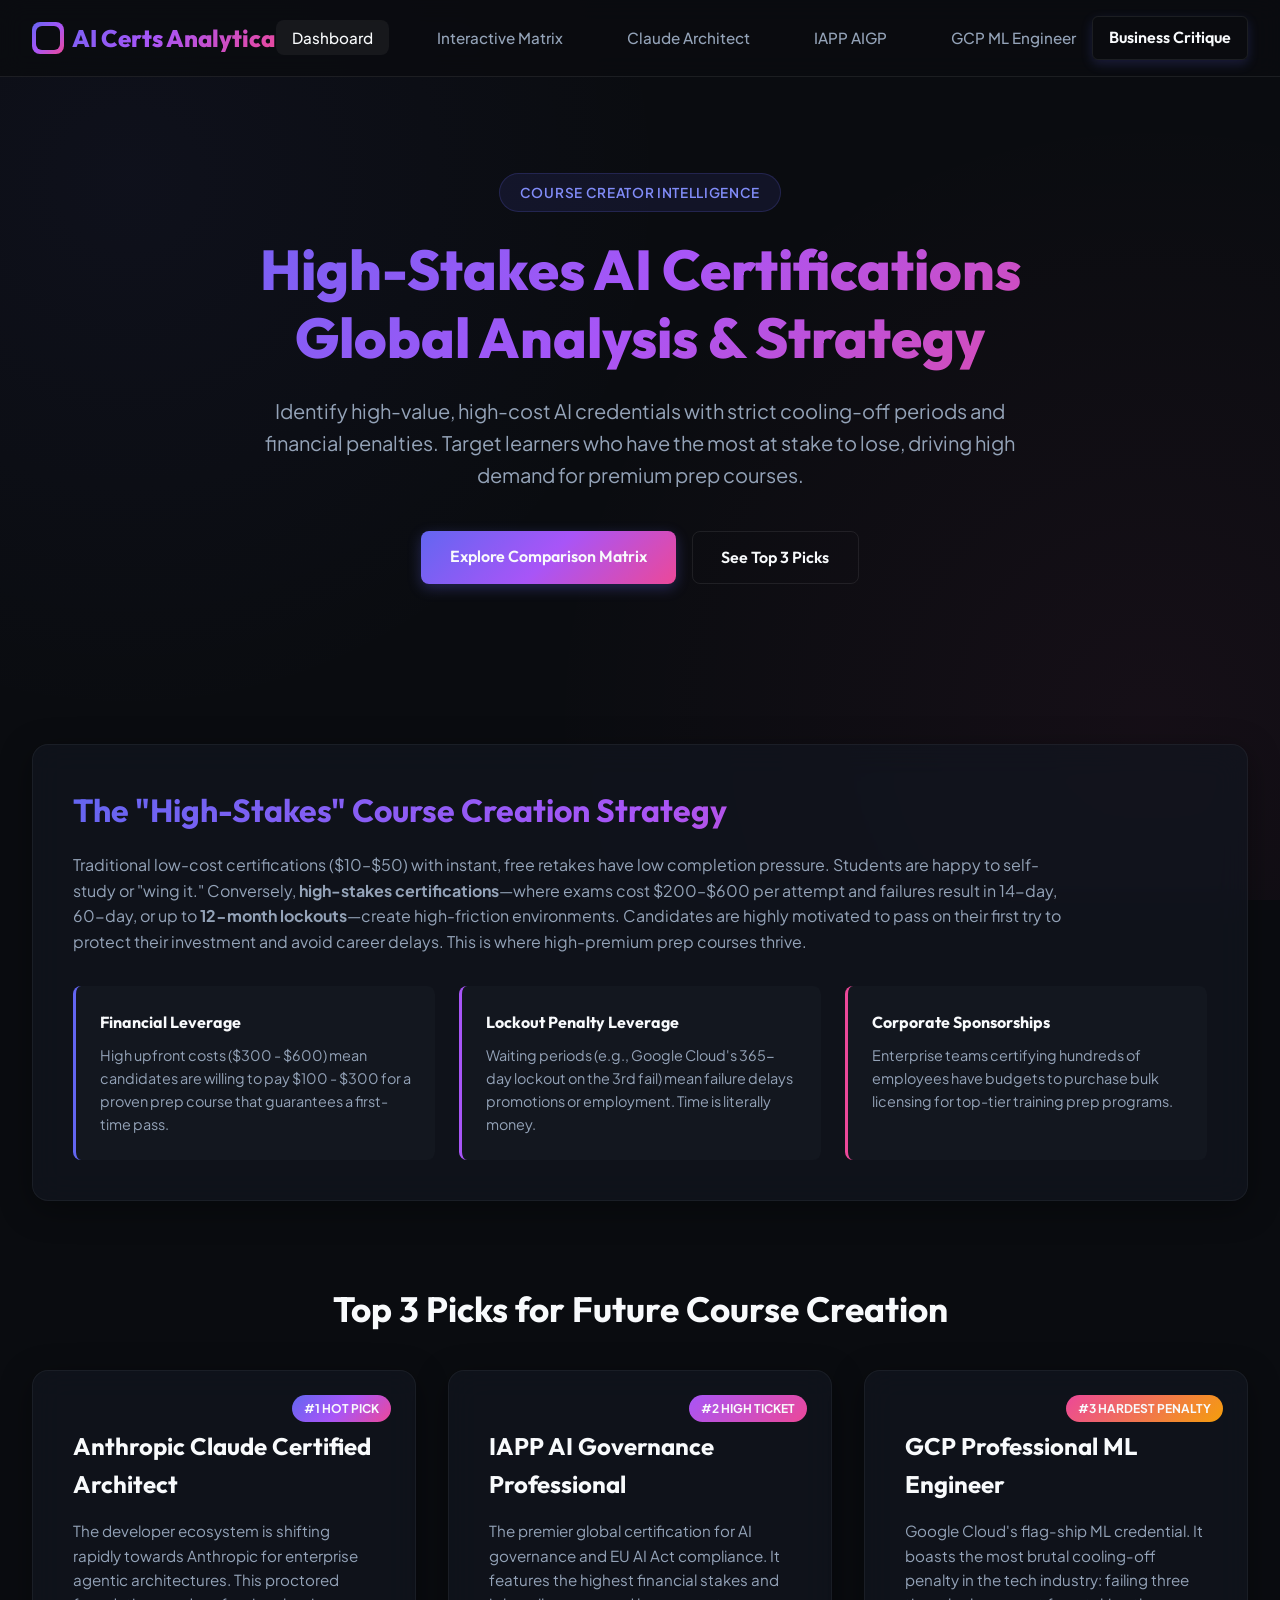
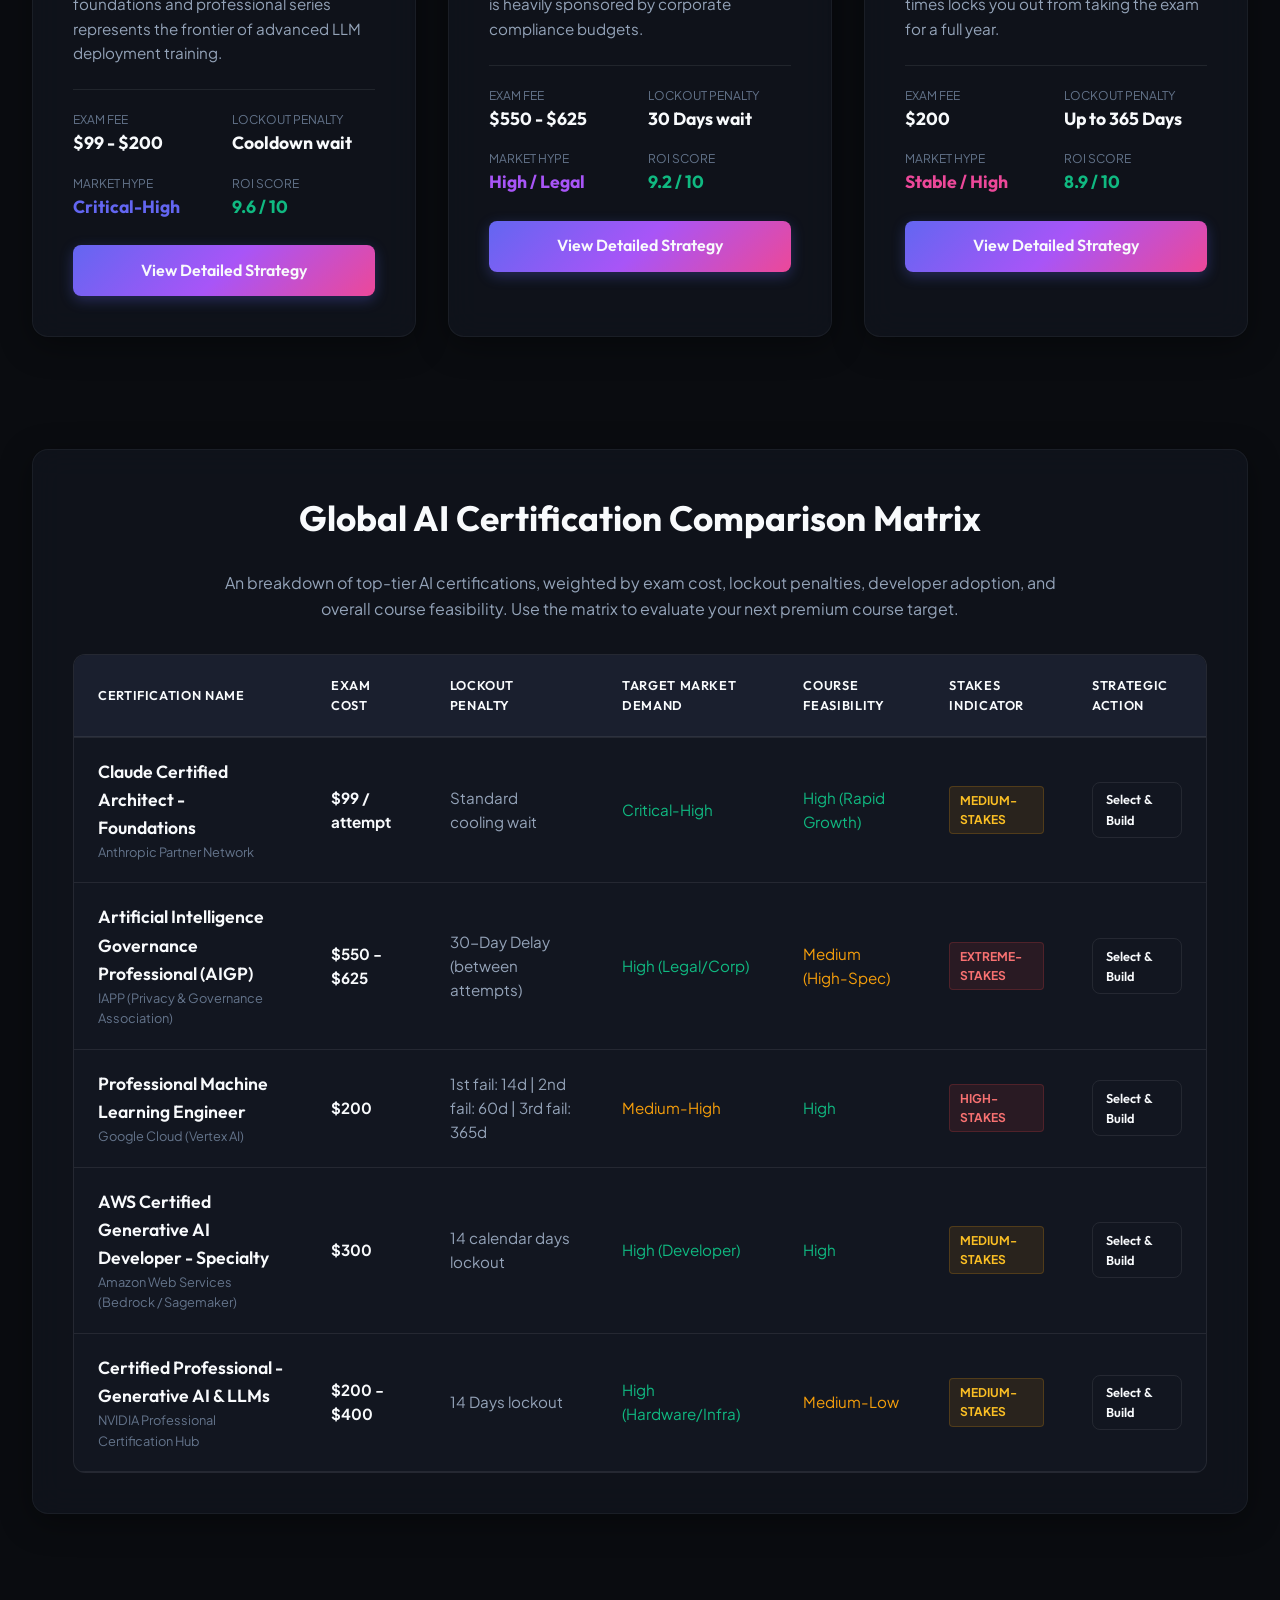
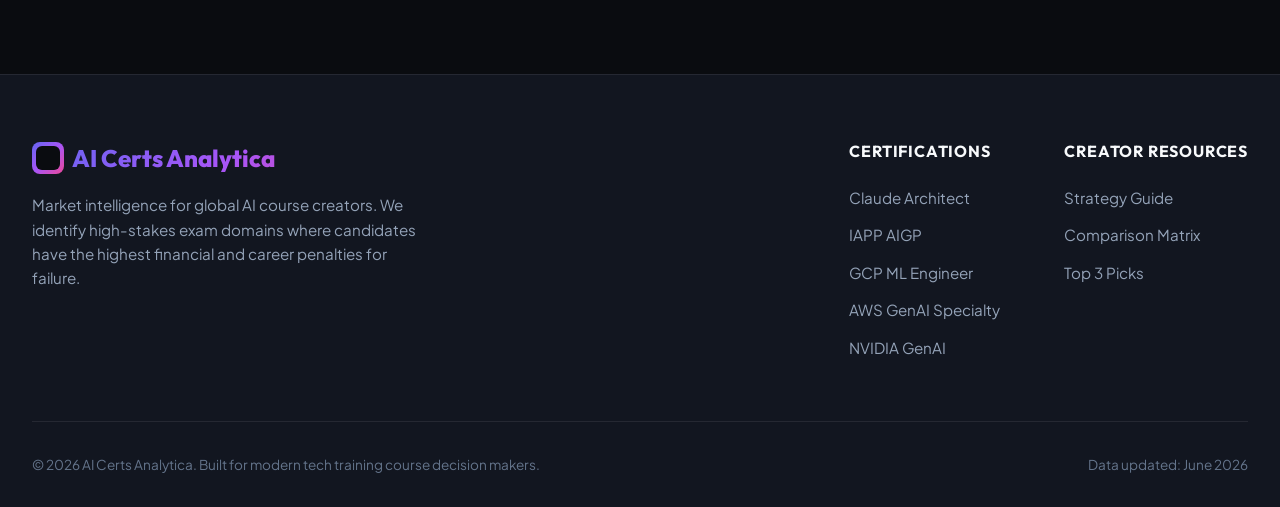
<file: index.html>
<!DOCTYPE html>
<html lang="en">
<head>
  <meta charset="UTF-8">
  <meta name="viewport" content="width=device-width, initial-scale=1.0">
  <title>Global AI Certifications Analysis Dashboard - Course Creation Strategy</title>
  <meta name="description" content="An interactive strategic dashboard comparing high-stakes, high-cost AI certifications to help course creators target maximum-value markets.">
  <link rel="stylesheet" href="index.css">
</head>
<body>

  <!-- Navigation -->
  <header>
    <div class="nav-container">
      <a href="index.html" class="logo">
        <span class="logo-icon"></span>
        AI Certs Analytica
      </a>
      <ul class="nav-menu">
        <li><a href="index.html" class="active">Dashboard</a></li>
        <li><a href="matrix.html">Interactive Matrix</a></li>
        <li><a href="claude-architect.html">Claude Architect</a></li>
        <li><a href="iapp-aigp.html">IAPP AIGP</a></li>
        <li><a href="google-cloud-ml.html">GCP ML Engineer</a></li>
      </ul>
      <div>
        <a href="business-analysis.html" class="btn btn-secondary nav-cta" style="padding: 0.5rem 1rem; border-radius: 6px;">Business Critique</a>
      </div>
    </div>
  </header>

  <!-- Hero Section -->
  <section class="container">
    <div class="hero">
      <span class="hero-tag">Course Creator Intelligence</span>
      <h1>High-Stakes AI Certifications<br>Global Analysis & Strategy</h1>
      <p>Identify high-value, high-cost AI credentials with strict cooling-off periods and financial penalties. Target learners who have the most at stake to lose, driving high demand for premium prep courses.</p>
      <div class="hero-actions">
        <a href="#comparison-matrix" class="btn btn-primary">Explore Comparison Matrix</a>
        <a href="#top-picks" class="btn btn-secondary">See Top 3 Picks</a>
      </div>
    </div>
  </section>

  <!-- Strategy Overview -->
  <main class="container">
    <div class="glass-card">
      <h2 style="font-family: var(--font-display); font-size: 2rem; margin-bottom: 1rem; background: var(--accent-gradient); -webkit-background-clip: text; -webkit-text-fill-color: transparent;">The "High-Stakes" Course Creation Strategy</h2>
      <p style="color: var(--text-secondary); margin-bottom: 1.5rem; max-width: 1000px;">
        Traditional low-cost certifications ($10–$50) with instant, free retakes have low completion pressure. Students are happy to self-study or "wing it." 
        Conversely, <strong>high-stakes certifications</strong>—where exams cost $200–$600 per attempt and failures result in 14-day, 60-day, or up to <strong>12-month lockouts</strong>—create high-friction environments. Candidates are highly motivated to pass on their first try to protect their investment and avoid career delays. This is where high-premium prep courses thrive.
      </p>
      <div style="display: grid; grid-template-columns: repeat(auto-fit, minmax(280px, 1fr)); gap: 1.5rem; margin-top: 2rem;">
        <div style="background: rgba(255,255,255,0.02); padding: 1.5rem; border-radius: 8px; border-left: 3px solid var(--accent-color);">
          <h4 style="font-family: var(--font-display); margin-bottom: 0.5rem; color: var(--text-primary);">Financial Leverage</h4>
          <p style="font-size: 0.9rem; color: var(--text-secondary);">High upfront costs ($300 - $600) mean candidates are willing to pay $100 - $300 for a proven prep course that guarantees a first-time pass.</p>
        </div>
        <div style="background: rgba(255,255,255,0.02); padding: 1.5rem; border-radius: 8px; border-left: 3px solid #a855f7;">
          <h4 style="font-family: var(--font-display); margin-bottom: 0.5rem; color: var(--text-primary);">Lockout Penalty Leverage</h4>
          <p style="font-size: 0.9rem; color: var(--text-secondary);">Waiting periods (e.g., Google Cloud's 365-day lockout on the 3rd fail) mean failure delays promotions or employment. Time is literally money.</p>
        </div>
        <div style="background: rgba(255,255,255,0.02); padding: 1.5rem; border-radius: 8px; border-left: 3px solid #ec4899;">
          <h4 style="font-family: var(--font-display); margin-bottom: 0.5rem; color: var(--text-primary);">Corporate Sponsorships</h4>
          <p style="font-size: 0.9rem; color: var(--text-secondary);">Enterprise teams certifying hundreds of employees have budgets to purchase bulk licensing for top-tier training prep programs.</p>
        </div>
      </div>
    </div>

    <!-- Top 3 Picks for the Future -->
    <section id="top-picks" style="margin-top: 5rem;">
      <h2 style="font-family: var(--font-display); font-size: 2.2rem; margin-bottom: 2rem; text-align: center;">Top 3 Picks for Future Course Creation</h2>
      
      <div class="grid-3">
        <!-- Pick 1: Claude AI Architect -->
        <div class="glass-card pick-card" style="padding-top: 3.5rem;">
          <span class="pick-badge">#1 Hot Pick</span>
          <h3>Anthropic Claude Certified Architect</h3>
          <p>The developer ecosystem is shifting rapidly towards Anthropic for enterprise agentic architectures. This proctored foundations and professional series represents the frontier of advanced LLM deployment training.</p>
          <div class="pick-stats">
            <div class="pick-stat-item">
              <span class="pick-stat-label">Exam Fee</span>
              <span class="pick-stat-val">$99 - $200</span>
            </div>
            <div class="pick-stat-item">
              <span class="pick-stat-label">Lockout Penalty</span>
              <span class="pick-stat-val">Cooldown wait</span>
            </div>
            <div class="pick-stat-item">
              <span class="pick-stat-label">Market Hype</span>
              <span class="pick-stat-val" style="color: #6366f1;">Critical-High</span>
            </div>
            <div class="pick-stat-item">
              <span class="pick-stat-label">ROI Score</span>
              <span class="pick-stat-val" style="color: var(--success);">9.6 / 10</span>
            </div>
          </div>
          <a href="claude-architect.html" class="btn btn-primary" style="width: 100%; text-align: center;">View Detailed Strategy</a>
        </div>

        <!-- Pick 2: IAPP AIGP -->
        <div class="glass-card pick-card" style="padding-top: 3.5rem;">
          <span class="pick-badge" style="background: linear-gradient(135deg, #a855f7 0%, #ec4899 100%);">#2 High Ticket</span>
          <h3>IAPP AI Governance Professional</h3>
          <p>The premier global certification for AI governance and EU AI Act compliance. It features the highest financial stakes and is heavily sponsored by corporate compliance budgets.</p>
          <div class="pick-stats">
            <div class="pick-stat-item">
              <span class="pick-stat-label">Exam Fee</span>
              <span class="pick-stat-val">$550 - $625</span>
            </div>
            <div class="pick-stat-item">
              <span class="pick-stat-label">Lockout Penalty</span>
              <span class="pick-stat-val">30 Days wait</span>
            </div>
            <div class="pick-stat-item">
              <span class="pick-stat-label">Market Hype</span>
              <span class="pick-stat-val" style="color: #a855f7;">High / Legal</span>
            </div>
            <div class="pick-stat-item">
              <span class="pick-stat-label">ROI Score</span>
              <span class="pick-stat-val" style="color: var(--success);">9.2 / 10</span>
            </div>
          </div>
          <a href="iapp-aigp.html" class="btn btn-primary" style="width: 100%; text-align: center;">View Detailed Strategy</a>
        </div>

        <!-- Pick 3: GCP ML Engineer -->
        <div class="glass-card pick-card" style="padding-top: 3.5rem;">
          <span class="pick-badge" style="background: linear-gradient(135deg, #ec4899 0%, #f59e0b 100%);">#3 Hardest Penalty</span>
          <h3>GCP Professional ML Engineer</h3>
          <p>Google Cloud's flag-ship ML credential. It boasts the most brutal cooling-off penalty in the tech industry: failing three times locks you out from taking the exam for a full year.</p>
          <div class="pick-stats">
            <div class="pick-stat-item">
              <span class="pick-stat-label">Exam Fee</span>
              <span class="pick-stat-val">$200</span>
            </div>
            <div class="pick-stat-item">
              <span class="pick-stat-label">Lockout Penalty</span>
              <span class="pick-stat-val">Up to 365 Days</span>
            </div>
            <div class="pick-stat-item">
              <span class="pick-stat-label">Market Hype</span>
              <span class="pick-stat-val" style="color: #ec4899;">Stable / High</span>
            </div>
            <div class="pick-stat-item">
              <span class="pick-stat-label">ROI Score</span>
              <span class="pick-stat-val" style="color: var(--success);">8.9 / 10</span>
            </div>
          </div>
          <a href="google-cloud-ml.html" class="btn btn-primary" style="width: 100%; text-align: center;">View Detailed Strategy</a>
        </div>
      </div>
    </section>

    <!-- Comparison Matrix Table -->
    <section id="comparison-matrix" style="margin-top: 5rem;">
      <div class="glass-card">
        <h2 style="font-family: var(--font-display); font-size: 2.2rem; margin-bottom: 1.5rem; text-align: center;">Global AI Certification Comparison Matrix</h2>
        <p style="color: var(--text-secondary); text-align: center; margin-bottom: 2rem; max-width: 850px; margin-left: auto; margin-right: auto;">
          An breakdown of top-tier AI certifications, weighted by exam cost, lockout penalties, developer adoption, and overall course feasibility. Use the matrix to evaluate your next premium course target.
        </p>

        <div class="matrix-wrapper">
          <table class="matrix-table">
            <thead>
              <tr>
                <th>Certification Name</th>
                <th>Exam Cost</th>
                <th>Lockout Penalty</th>
                <th>Target Market Demand</th>
                <th>Course Feasibility</th>
                <th>Stakes Indicator</th>
                <th>Strategic Action</th>
              </tr>
            </thead>
            <tbody>
              <tr>
                <td>
                  <span class="cert-name">Claude Certified Architect - Foundations</span>
                  <span class="cert-provider">Anthropic Partner Network</span>
                </td>
                <td style="font-weight: 700; color: var(--text-primary);">$99 / attempt</td>
                <td>Standard cooling wait</td>
                <td><span style="color: var(--success);">Critical-High</span></td>
                <td><span style="color: var(--success);">High (Rapid Growth)</span></td>
                <td><span class="badge-risk medium">Medium-Stakes</span></td>
                <td><a href="claude-architect.html" class="btn btn-secondary" style="padding: 0.4rem 0.8rem; font-size: 0.8rem;">Select & Build</a></td>
              </tr>
              <tr>
                <td>
                  <span class="cert-name">Artificial Intelligence Governance Professional (AIGP)</span>
                  <span class="cert-provider">IAPP (Privacy & Governance Association)</span>
                </td>
                <td style="font-weight: 700; color: var(--text-primary);">$550 - $625</td>
                <td>30-Day Delay (between attempts)</td>
                <td><span style="color: var(--success);">High (Legal/Corp)</span></td>
                <td><span style="color: var(--warning);">Medium (High-Spec)</span></td>
                <td><span class="badge-risk high">Extreme-Stakes</span></td>
                <td><a href="iapp-aigp.html" class="btn btn-secondary" style="padding: 0.4rem 0.8rem; font-size: 0.8rem;">Select & Build</a></td>
              </tr>
              <tr>
                <td>
                  <span class="cert-name">Professional Machine Learning Engineer</span>
                  <span class="cert-provider">Google Cloud (Vertex AI)</span>
                </td>
                <td style="font-weight: 700; color: var(--text-primary);">$200</td>
                <td>1st fail: 14d | 2nd fail: 60d | 3rd fail: 365d</td>
                <td><span style="color: var(--warning);">Medium-High</span></td>
                <td><span style="color: var(--success);">High</span></td>
                <td><span class="badge-risk high">High-Stakes</span></td>
                <td><a href="google-cloud-ml.html" class="btn btn-secondary" style="padding: 0.4rem 0.8rem; font-size: 0.8rem;">Select & Build</a></td>
              </tr>
              <tr>
                <td>
                  <span class="cert-name">AWS Certified Generative AI Developer - Specialty</span>
                  <span class="cert-provider">Amazon Web Services (Bedrock / Sagemaker)</span>
                </td>
                <td style="font-weight: 700; color: var(--text-primary);">$300</td>
                <td>14 calendar days lockout</td>
                <td><span style="color: var(--success);">High (Developer)</span></td>
                <td><span style="color: var(--success);">High</span></td>
                <td><span class="badge-risk medium">Medium-Stakes</span></td>
                <td><a href="aws-generative-ai.html" class="btn btn-secondary" style="padding: 0.4rem 0.8rem; font-size: 0.8rem;">Select & Build</a></td>
              </tr>
              <tr>
                <td>
                  <span class="cert-name">Certified Professional - Generative AI & LLMs</span>
                  <span class="cert-provider">NVIDIA Professional Certification Hub</span>
                </td>
                <td style="font-weight: 700; color: var(--text-primary);">$200 - $400</td>
                <td>14 Days lockout</td>
                <td><span style="color: var(--success);">High (Hardware/Infra)</span></td>
                <td><span style="color: var(--warning);">Medium-Low</span></td>
                <td><span class="badge-risk medium">Medium-Stakes</span></td>
                <td><a href="nvidia-ai.html" class="btn btn-secondary" style="padding: 0.4rem 0.8rem; font-size: 0.8rem;">Select & Build</a></td>
              </tr>
            </tbody>
          </table>
        </div>
      </div>
    </section>
  </main>

  <!-- Footer -->
  <footer>
    <div class="footer-content">
      <div class="footer-brand">
        <a href="index.html" class="logo">
          <span class="logo-icon"></span>
          AI Certs Analytica
        </a>
        <p>Market intelligence for global AI course creators. We identify high-stakes exam domains where candidates have the highest financial and career penalties for failure.</p>
      </div>
      <div class="footer-links">
        <div class="footer-col">
          <h4>Certifications</h4>
          <ul>
            <li><a href="claude-architect.html">Claude Architect</a></li>
            <li><a href="iapp-aigp.html">IAPP AIGP</a></li>
            <li><a href="google-cloud-ml.html">GCP ML Engineer</a></li>
            <li><a href="aws-generative-ai.html">AWS GenAI Specialty</a></li>
            <li><a href="nvidia-ai.html">NVIDIA GenAI</a></li>
          </ul>
        </div>
        <div class="footer-col">
          <h4>Creator Resources</h4>
          <ul>
            <li><a href="about.html">Strategy Guide</a></li>
            <li><a href="#comparison-matrix">Comparison Matrix</a></li>
            <li><a href="#top-picks">Top 3 Picks</a></li>
          </ul>
        </div>
      </div>
    </div>
    <div class="footer-bottom">
      <p>&copy; 2026 AI Certs Analytica. Built for modern tech training course decision makers.</p>
      <p>Data updated: June 2026</p>
    </div>
  </footer>

</body>
</html>
</file>
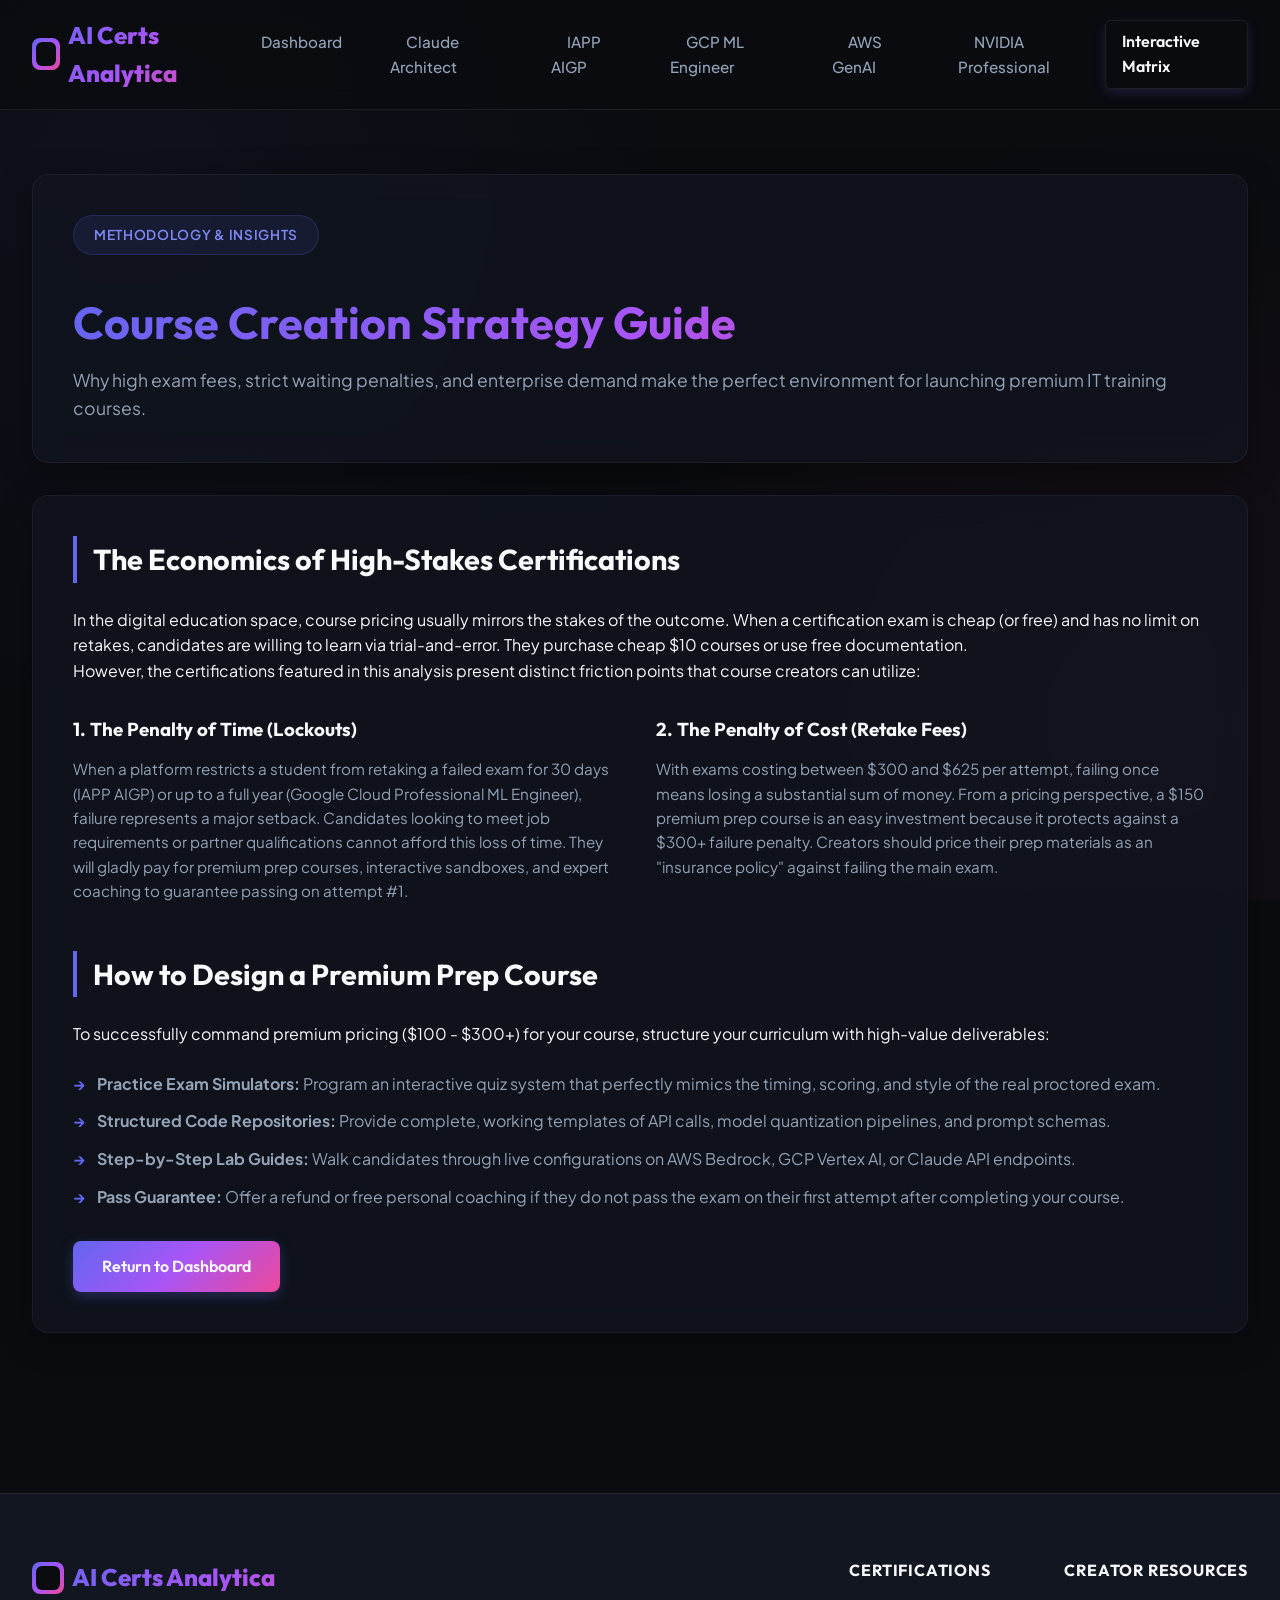
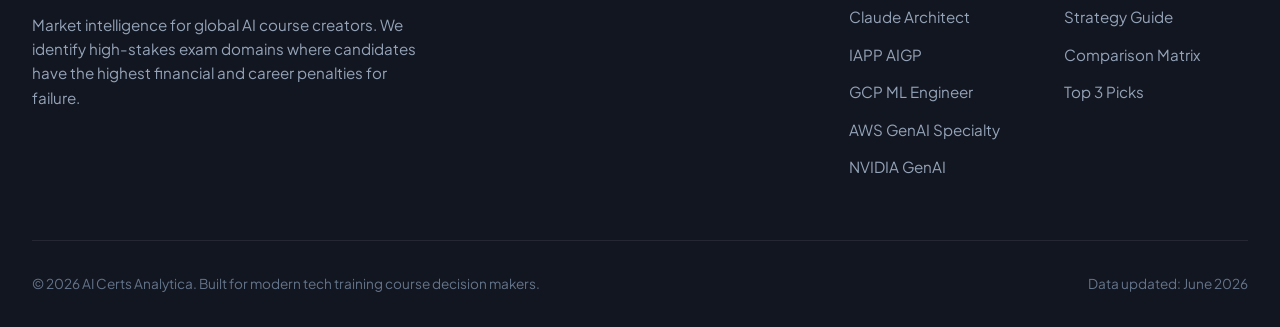
<file: about.html>
<!DOCTYPE html>
<html lang="en">
<head>
  <meta charset="UTF-8">
  <meta name="viewport" content="width=device-width, initial-scale=1.0">
  <title>Course Selection Strategy Guide - AI Certifications Analysis</title>
  <meta name="description" content="A comprehensive strategy guide helping content creators select high-value, high-stakes AI certifications.">
  <link rel="stylesheet" href="index.css">
</head>
<body>

  <!-- Navigation -->
  <header>
    <div class="nav-container">
      <a href="index.html" class="logo">
        <span class="logo-icon"></span>
        AI Certs Analytica
      </a>
      <ul class="nav-menu">
        <li><a href="index.html">Dashboard</a></li>
        <li><a href="claude-architect.html">Claude Architect</a></li>
        <li><a href="iapp-aigp.html">IAPP AIGP</a></li>
        <li><a href="google-cloud-ml.html">GCP ML Engineer</a></li>
        <li><a href="aws-generative-ai.html">AWS GenAI</a></li>
        <li><a href="nvidia-ai.html">NVIDIA Professional</a></li>
      </ul>
      <div>
        <a href="matrix.html" class="btn btn-secondary nav-cta" style="padding: 0.5rem 1rem; border-radius: 6px;">Interactive Matrix</a>
      </div>
    </div>
  </header>

  <!-- Page content -->
  <main class="container">
    <div class="glass-card" style="margin-top: 2rem;">
      <span class="hero-tag" style="background: rgba(99, 102, 241, 0.1); border-color: rgba(99, 102, 241, 0.2);">METHODOLOGY & INSIGHTS</span>
      <h1 style="font-family: var(--font-display); font-size: 2.8rem; margin-top: 0.5rem; background: var(--accent-gradient); -webkit-background-clip: text; -webkit-text-fill-color: transparent;">Course Creation Strategy Guide</h1>
      <p style="color: var(--text-secondary); font-size: 1.1rem; margin-top: 0.5rem;">Why high exam fees, strict waiting penalties, and enterprise demand make the perfect environment for launching premium IT training courses.</p>
    </div>

    <!-- Strategy Content -->
    <div class="glass-card">
      <h2 style="font-family: var(--font-display); font-size: 1.8rem; margin-bottom: 1.5rem; border-left: 4px solid var(--accent-color); padding-left: 1rem;">The Economics of High-Stakes Certifications</h2>
      <p>
        In the digital education space, course pricing usually mirrors the stakes of the outcome. 
        When a certification exam is cheap (or free) and has no limit on retakes, candidates are willing to learn via trial-and-error. 
        They purchase cheap $10 courses or use free documentation.
      </p>
      <p>
        However, the certifications featured in this analysis present distinct friction points that course creators can utilize:
      </p>
      
      <div style="display: grid; grid-template-columns: 1fr 1fr; gap: 2rem; margin-top: 2rem; margin-bottom: 2rem;">
        <div>
          <h3 style="font-family: var(--font-display); margin-bottom: 0.75rem; color: var(--text-primary);">1. The Penalty of Time (Lockouts)</h3>
          <p style="color: var(--text-secondary); font-size: 0.95rem;">
            When a platform restricts a student from retaking a failed exam for 30 days (IAPP AIGP) or up to a full year (Google Cloud Professional ML Engineer), failure represents a major setback. 
            Candidates looking to meet job requirements or partner qualifications cannot afford this loss of time. They will gladly pay for premium prep courses, interactive sandboxes, and expert coaching to guarantee passing on attempt #1.
          </p>
        </div>
        <div>
          <h3 style="font-family: var(--font-display); margin-bottom: 0.75rem; color: var(--text-primary);">2. The Penalty of Cost (Retake Fees)</h3>
          <p style="color: var(--text-secondary); font-size: 0.95rem;">
            With exams costing between $300 and $625 per attempt, failing once means losing a substantial sum of money. 
            From a pricing perspective, a $150 premium prep course is an easy investment because it protects against a $300+ failure penalty. 
            Creators should price their prep materials as an "insurance policy" against failing the main exam.
          </p>
        </div>
      </div>

      <h2 style="font-family: var(--font-display); font-size: 1.8rem; margin-bottom: 1.5rem; border-left: 4px solid var(--accent-color); padding-left: 1rem; margin-top: 3rem;">How to Design a Premium Prep Course</h2>
      <p style="margin-bottom: 1.5rem;">To successfully command premium pricing ($100 - $300+) for your course, structure your curriculum with high-value deliverables:</p>
      <ul class="bullet-list" style="margin-bottom: 2rem;">
        <li><strong>Practice Exam Simulators:</strong> Program an interactive quiz system that perfectly mimics the timing, scoring, and style of the real proctored exam.</li>
        <li><strong>Structured Code Repositories:</strong> Provide complete, working templates of API calls, model quantization pipelines, and prompt schemas.</li>
        <li><strong>Step-by-Step Lab Guides:</strong> Walk candidates through live configurations on AWS Bedrock, GCP Vertex AI, or Claude API endpoints.</li>
        <li><strong>Pass Guarantee:</strong> Offer a refund or free personal coaching if they do not pass the exam on their first attempt after completing your course.</li>
      </ul>
      
      <a href="index.html" class="btn btn-primary">Return to Dashboard</a>
    </div>
  </main>

  <!-- Footer -->
  <footer>
    <div class="footer-content">
      <div class="footer-brand">
        <a href="index.html" class="logo">
          <span class="logo-icon"></span>
          AI Certs Analytica
        </a>
        <p>Market intelligence for global AI course creators. We identify high-stakes exam domains where candidates have the highest financial and career penalties for failure.</p>
      </div>
      <div class="footer-links">
        <div class="footer-col">
          <h4>Certifications</h4>
          <ul>
            <li><a href="claude-architect.html">Claude Architect</a></li>
            <li><a href="iapp-aigp.html">IAPP AIGP</a></li>
            <li><a href="google-cloud-ml.html">GCP ML Engineer</a></li>
            <li><a href="aws-generative-ai.html">AWS GenAI Specialty</a></li>
            <li><a href="nvidia-ai.html">NVIDIA GenAI</a></li>
          </ul>
        </div>
        <div class="footer-col">
          <h4>Creator Resources</h4>
          <ul>
            <li><a href="about.html">Strategy Guide</a></li>
            <li><a href="index.html#comparison-matrix">Comparison Matrix</a></li>
            <li><a href="index.html#top-picks">Top 3 Picks</a></li>
          </ul>
        </div>
      </div>
    </div>
    <div class="footer-bottom">
      <p>&copy; 2026 AI Certs Analytica. Built for modern tech training course decision makers.</p>
      <p>Data updated: June 2026</p>
    </div>
  </footer>

</body>
</html>
</file>
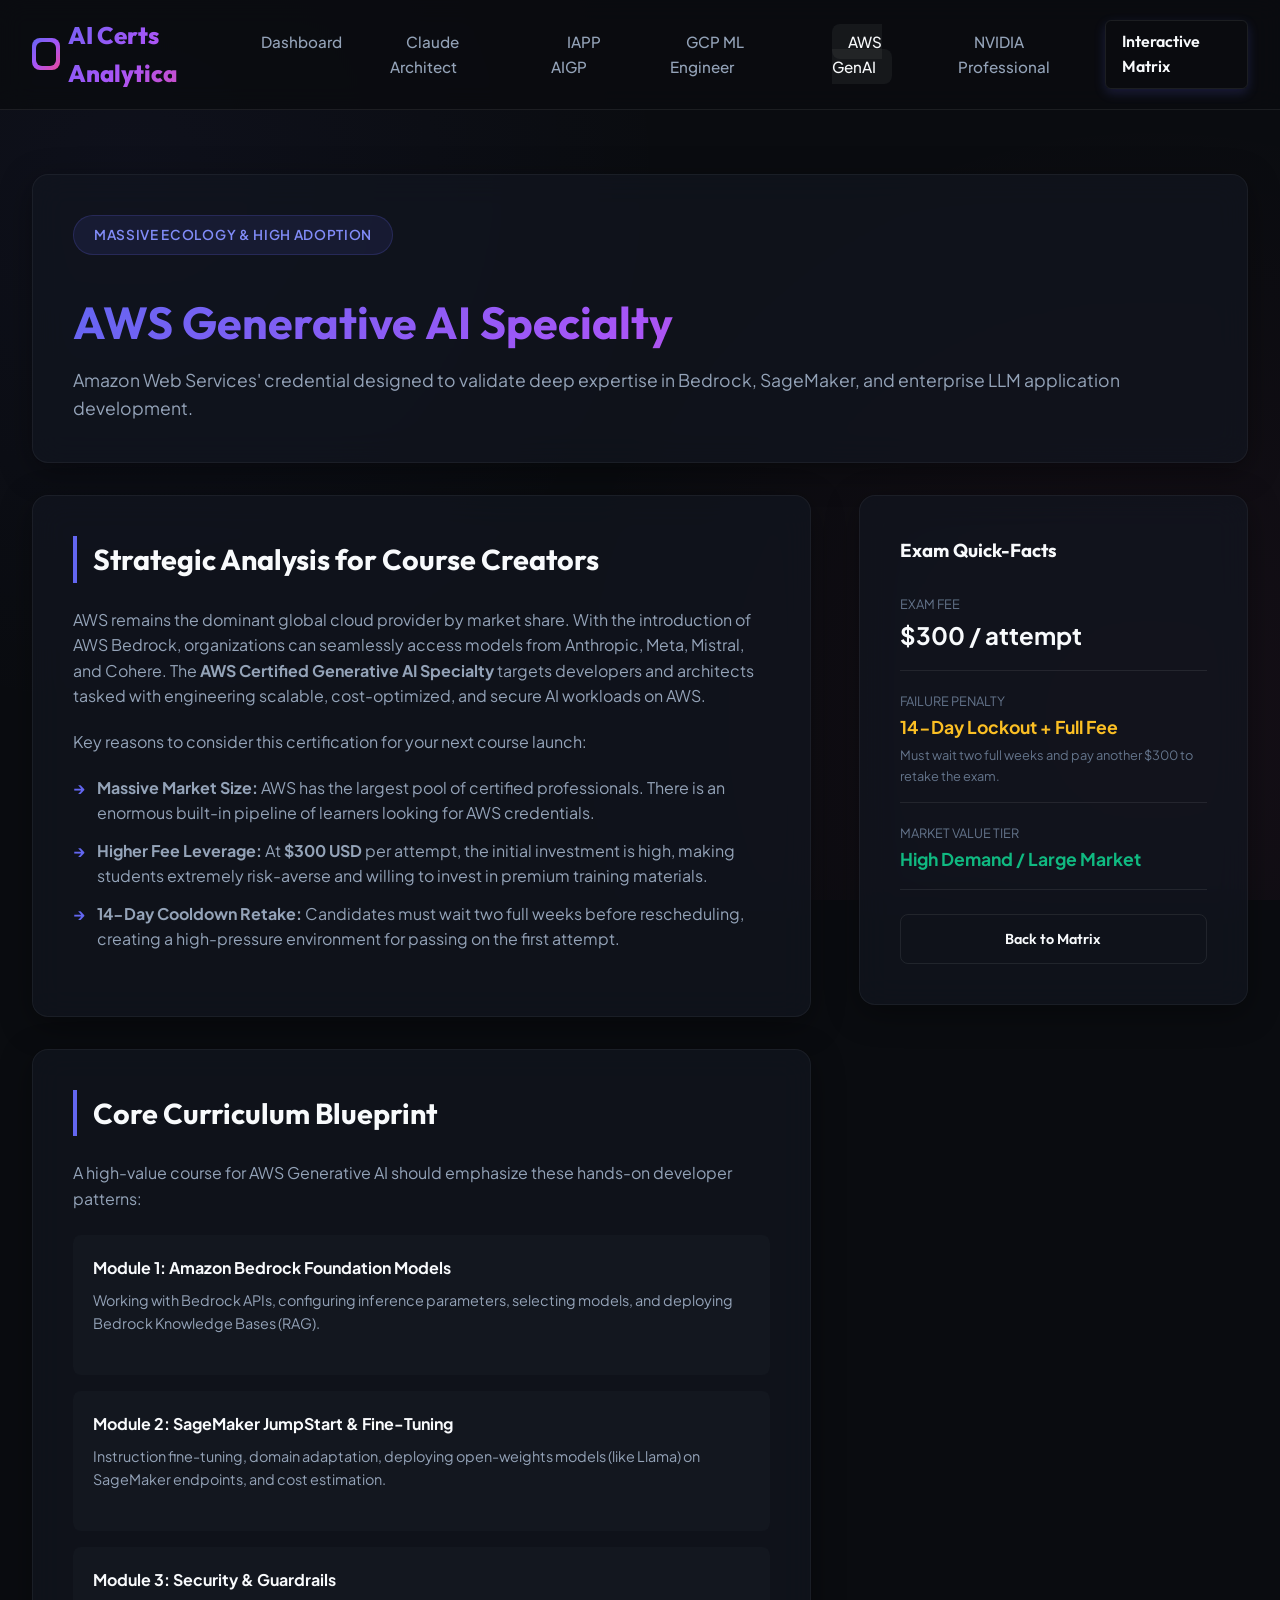
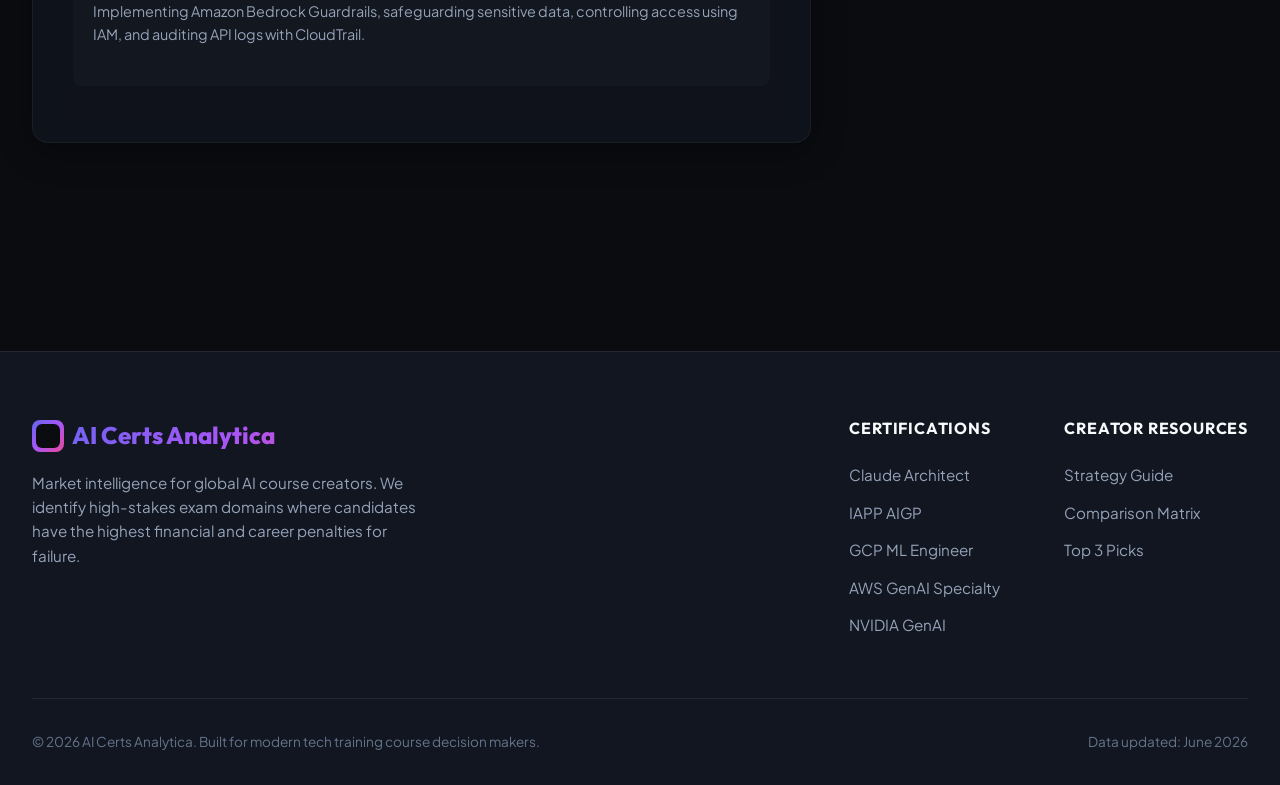
<file: aws-generative-ai.html>
<!DOCTYPE html>
<html lang="en">
<head>
  <meta charset="UTF-8">
  <meta name="viewport" content="width=device-width, initial-scale=1.0">
  <title>AWS Certified Generative AI Specialty - Course Selection Strategy</title>
  <meta name="description" content="Strategic analysis of the AWS Certified Generative AI Developer / Specialty exam for high-stakes course developers.">
  <link rel="stylesheet" href="index.css">
</head>
<body>

  <!-- Navigation -->
  <header>
    <div class="nav-container">
      <a href="index.html" class="logo">
        <span class="logo-icon"></span>
        AI Certs Analytica
      </a>
      <ul class="nav-menu">
        <li><a href="index.html">Dashboard</a></li>
        <li><a href="claude-architect.html">Claude Architect</a></li>
        <li><a href="iapp-aigp.html">IAPP AIGP</a></li>
        <li><a href="google-cloud-ml.html">GCP ML Engineer</a></li>
        <li><a href="aws-generative-ai.html" class="active">AWS GenAI</a></li>
        <li><a href="nvidia-ai.html">NVIDIA Professional</a></li>
      </ul>
      <div>
        <a href="matrix.html" class="btn btn-secondary nav-cta" style="padding: 0.5rem 1rem; border-radius: 6px;">Interactive Matrix</a>
      </div>
    </div>
  </header>

  <!-- Page content -->
  <main class="container">
    <div class="glass-card" style="margin-top: 2rem;">
      <span class="hero-tag" style="background: rgba(99, 102, 241, 0.1); border-color: rgba(99, 102, 241, 0.2);">MASSIVE ECOLOGY & HIGH ADOPTION</span>
      <h1 style="font-family: var(--font-display); font-size: 2.8rem; margin-top: 0.5rem; background: var(--accent-gradient); -webkit-background-clip: text; -webkit-text-fill-color: transparent;">AWS Generative AI Specialty</h1>
      <p style="color: var(--text-secondary); font-size: 1.1rem; margin-top: 0.5rem;">Amazon Web Services' credential designed to validate deep expertise in Bedrock, SageMaker, and enterprise LLM application development.</p>
    </div>

    <div class="detail-grid">
      <!-- Main Content -->
      <div class="detail-section">
        <div class="glass-card">
          <h2>Strategic Analysis for Course Creators</h2>
          <p>
            AWS remains the dominant global cloud provider by market share. With the introduction of AWS Bedrock, organizations can seamlessly access models from Anthropic, Meta, Mistral, and Cohere. 
            The <strong>AWS Certified Generative AI Specialty</strong> targets developers and architects tasked with engineering scalable, cost-optimized, and secure AI workloads on AWS.
          </p>
          <p>
            Key reasons to consider this certification for your next course launch:
          </p>
          <ul class="bullet-list">
            <li><strong>Massive Market Size:</strong> AWS has the largest pool of certified professionals. There is an enormous built-in pipeline of learners looking for AWS credentials.</li>
            <li><strong>Higher Fee Leverage:</strong> At <strong>$300 USD</strong> per attempt, the initial investment is high, making students extremely risk-averse and willing to invest in premium training materials.</li>
            <li><strong>14-Day Cooldown Retake:</strong> Candidates must wait two full weeks before rescheduling, creating a high-pressure environment for passing on the first attempt.</li>
          </ul>
        </div>

        <div class="glass-card">
          <h2>Core Curriculum Blueprint</h2>
          <p>A high-value course for AWS Generative AI should emphasize these hands-on developer patterns:</p>
          <div style="margin-top: 1.5rem;">
            <div style="background: rgba(255,255,255,0.02); padding: 1.25rem; border-radius: 8px; margin-bottom: 1rem;">
              <h4 style="color: var(--text-primary); margin-bottom: 0.5rem;">Module 1: Amazon Bedrock Foundation Models</h4>
              <p style="font-size: 0.9rem; color: var(--text-secondary);">Working with Bedrock APIs, configuring inference parameters, selecting models, and deploying Bedrock Knowledge Bases (RAG).</p>
            </div>
            <div style="background: rgba(255,255,255,0.02); padding: 1.25rem; border-radius: 8px; margin-bottom: 1rem;">
              <h4 style="color: var(--text-primary); margin-bottom: 0.5rem;">Module 2: SageMaker JumpStart & Fine-Tuning</h4>
              <p style="font-size: 0.9rem; color: var(--text-secondary);">Instruction fine-tuning, domain adaptation, deploying open-weights models (like Llama) on SageMaker endpoints, and cost estimation.</p>
            </div>
            <div style="background: rgba(255,255,255,0.02); padding: 1.25rem; border-radius: 8px; margin-bottom: 1rem;">
              <h4 style="color: var(--text-primary); margin-bottom: 0.5rem;">Module 3: Security & Guardrails</h4>
              <p style="font-size: 0.9rem; color: var(--text-secondary);">Implementing Amazon Bedrock Guardrails, safeguarding sensitive data, controlling access using IAM, and auditing API logs with CloudTrail.</p>
            </div>
          </div>
        </div>
      </div>

      <!-- Sidebar -->
      <div>
        <div class="glass-card sidebar-card">
          <h3 style="font-family: var(--font-display); margin-bottom: 1.5rem;">Exam Quick-Facts</h3>
          <div style="border-bottom: 1px solid var(--border-color); padding-bottom: 1rem; margin-bottom: 1rem;">
            <span style="font-size: 0.8rem; color: var(--text-muted); text-transform: uppercase;">Exam Fee</span>
            <div style="font-size: 1.5rem; font-weight: 700; color: var(--text-primary);">$300 / attempt</div>
          </div>
          <div style="border-bottom: 1px solid var(--border-color); padding-bottom: 1rem; margin-bottom: 1rem;">
            <span style="font-size: 0.8rem; color: var(--text-muted); text-transform: uppercase;">Failure Penalty</span>
            <div style="font-size: 1.1rem; font-weight: 700; color: #fbbf24;">14-Day Lockout + Full Fee</div>
            <p style="font-size: 0.8rem; color: var(--text-muted); margin-top: 0.25rem;">Must wait two full weeks and pay another $300 to retake the exam.</p>
          </div>
          <div style="border-bottom: 1px solid var(--border-color); padding-bottom: 1rem; margin-bottom: 1.5rem;">
            <span style="font-size: 0.8rem; color: var(--text-muted); text-transform: uppercase;">Market Value Tier</span>
            <div style="font-size: 1.1rem; font-weight: 700; color: var(--success);">High Demand / Large Market</div>
          </div>
          <a href="index.html#comparison-matrix" class="btn btn-secondary" style="width: 100%; text-align: center; font-size: 0.9rem;">Back to Matrix</a>
        </div>
      </div>
    </div>
  </main>

  <!-- Footer -->
  <footer>
    <div class="footer-content">
      <div class="footer-brand">
        <a href="index.html" class="logo">
          <span class="logo-icon"></span>
          AI Certs Analytica
        </a>
        <p>Market intelligence for global AI course creators. We identify high-stakes exam domains where candidates have the highest financial and career penalties for failure.</p>
      </div>
      <div class="footer-links">
        <div class="footer-col">
          <h4>Certifications</h4>
          <ul>
            <li><a href="claude-architect.html">Claude Architect</a></li>
            <li><a href="iapp-aigp.html">IAPP AIGP</a></li>
            <li><a href="google-cloud-ml.html">GCP ML Engineer</a></li>
            <li><a href="aws-generative-ai.html">AWS GenAI Specialty</a></li>
            <li><a href="nvidia-ai.html">NVIDIA GenAI</a></li>
          </ul>
        </div>
        <div class="footer-col">
          <h4>Creator Resources</h4>
          <ul>
            <li><a href="about.html">Strategy Guide</a></li>
            <li><a href="index.html#comparison-matrix">Comparison Matrix</a></li>
            <li><a href="index.html#top-picks">Top 3 Picks</a></li>
          </ul>
        </div>
      </div>
    </div>
    <div class="footer-bottom">
      <p>&copy; 2026 AI Certs Analytica. Built for modern tech training course decision makers.</p>
      <p>Data updated: June 2026</p>
    </div>
  </footer>

</body>
</html>
</file>
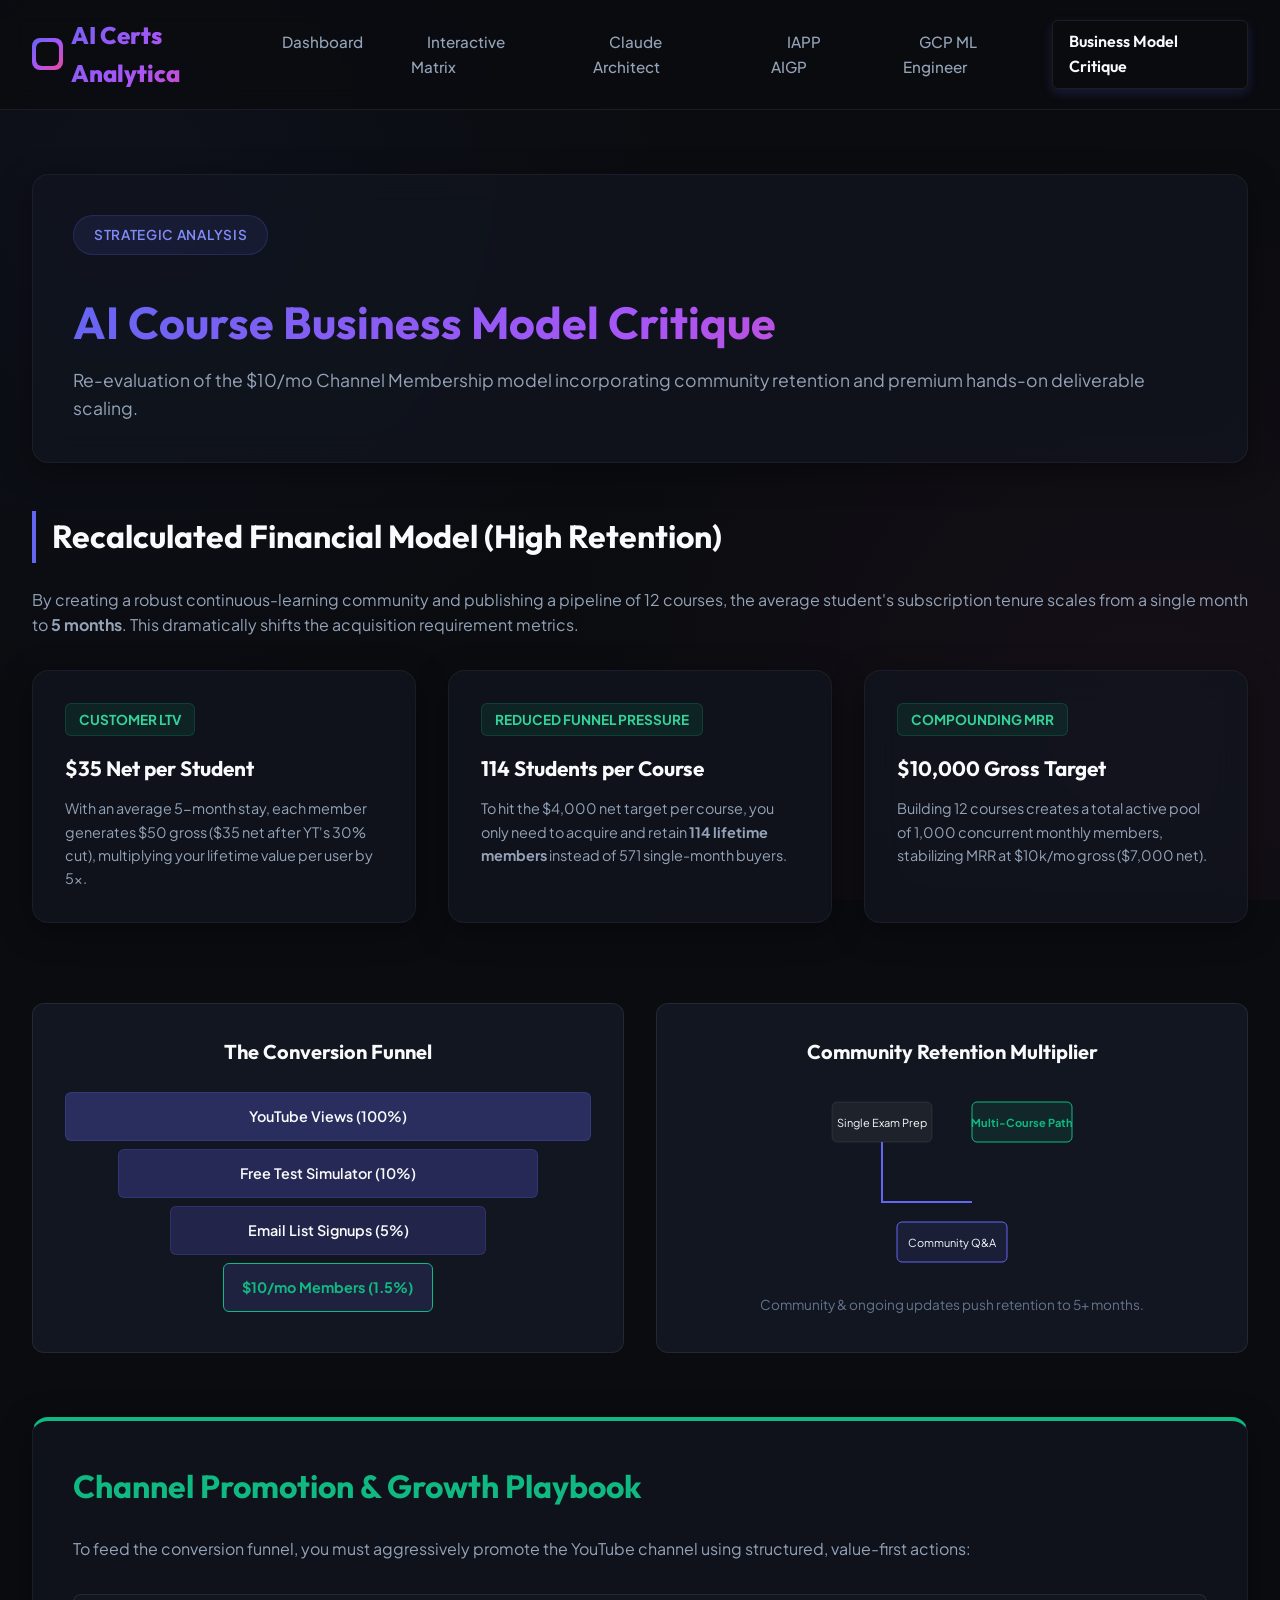
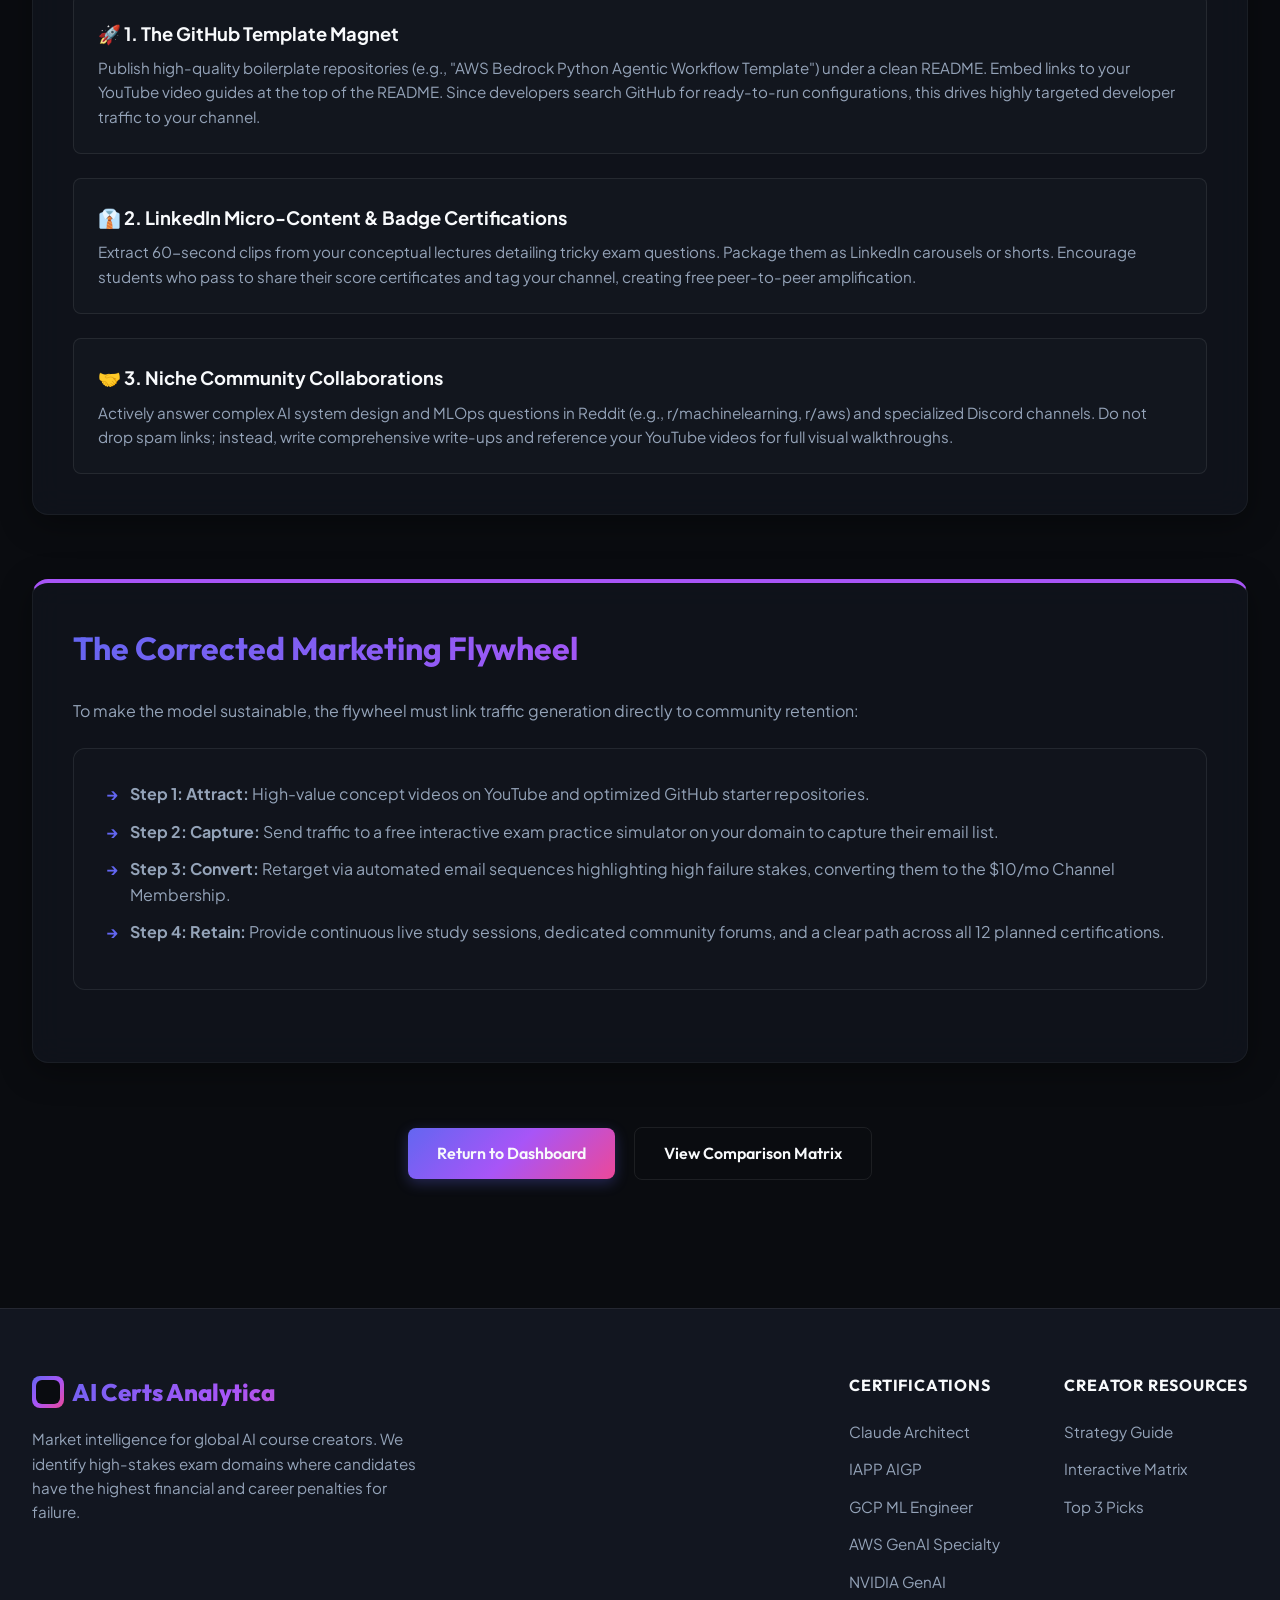
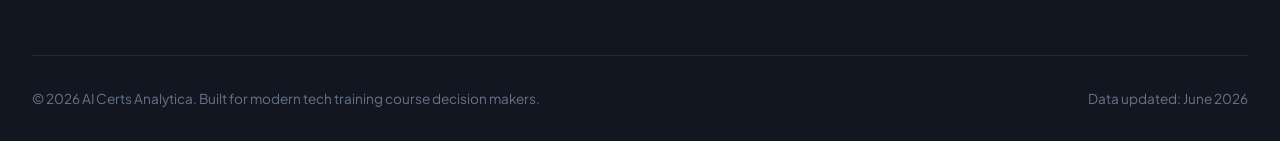
<file: business-analysis.html>
<!DOCTYPE html>
<html lang="en">
<head>
  <meta charset="UTF-8">
  <meta name="viewport" content="width=device-width, initial-scale=1.0">
  <title>AI Course Business Model Critique - Strategy & Flywheels</title>
  <meta name="description" content="Strategic critique of the YouTube membership business model for high-stakes AI course creation with retention-based recalculations and promotional activities.">
  <link rel="stylesheet" href="index.css">
  <style>
    .metric-badge {
      display: inline-block;
      padding: 0.3rem 0.8rem;
      border-radius: 6px;
      font-size: 0.85rem;
      font-weight: 700;
      text-transform: uppercase;
      margin-bottom: 0.5rem;
    }
    .metric-badge.positive {
      background: rgba(16, 185, 129, 0.1);
      color: #34d399;
      border: 1px solid rgba(16, 185, 129, 0.2);
    }
    .metric-badge.negative {
      background: rgba(239, 68, 68, 0.1);
      color: #f87171;
      border: 1px solid rgba(239, 68, 68, 0.2);
    }
    .analysis-list {
      margin-top: 1.5rem;
      display: flex;
      flex-direction: column;
      gap: 1.5rem;
    }
    .analysis-item {
      background: rgba(255, 255, 255, 0.02);
      border: 1px solid var(--border-color);
      border-radius: 8px;
      padding: 1.5rem;
      transition: var(--transition);
    }
    .analysis-item:hover {
      background: rgba(255, 255, 255, 0.04);
      border-color: var(--accent-color);
    }
    .chart-container {
      display: flex;
      justify-content: center;
      gap: 2rem;
      margin: 3rem 0;
      flex-wrap: wrap;
    }
    .chart-box {
      background: var(--bg-secondary);
      border: 1px solid var(--border-color);
      border-radius: 12px;
      padding: 2rem;
      flex: 1;
      min-width: 320px;
      text-align: center;
    }
    .chart-title {
      font-family: var(--font-display);
      font-size: 1.25rem;
      color: var(--text-primary);
      margin-bottom: 1.5rem;
    }
    .funnel-step {
      background: rgba(99, 102, 241, 0.1);
      border: 1px solid rgba(99, 102, 241, 0.2);
      padding: 0.75rem;
      margin: 0.5rem auto;
      border-radius: 6px;
      font-weight: 600;
      font-size: 0.9rem;
    }
  </style>
</head>
<body>

  <!-- Navigation -->
  <header>
    <div class="nav-container">
      <a href="index.html" class="logo">
        <span class="logo-icon"></span>
        AI Certs Analytica
      </a>
      <ul class="nav-menu">
        <li><a href="index.html">Dashboard</a></li>
        <li><a href="matrix.html">Interactive Matrix</a></li>
        <li><a href="claude-architect.html">Claude Architect</a></li>
        <li><a href="iapp-aigp.html">IAPP AIGP</a></li>
        <li><a href="google-cloud-ml.html">GCP ML Engineer</a></li>
      </ul>
      <div>
        <a href="business-analysis.html" class="btn btn-secondary nav-cta active" style="padding: 0.5rem 1rem; border-radius: 6px;">Business Model Critique</a>
      </div>
    </div>
  </header>

  <main class="container">
    <!-- Header Card -->
    <div class="glass-card" style="margin-top: 2rem;">
      <span class="hero-tag">Strategic Analysis</span>
      <h1 style="font-family: var(--font-display); font-size: 2.8rem; margin-top: 0.5rem; background: var(--accent-gradient); -webkit-background-clip: text; -webkit-text-fill-color: transparent;">AI Course Business Model Critique</h1>
      <p style="color: var(--text-secondary); font-size: 1.1rem; margin-top: 0.5rem;">
        Re-evaluation of the $10/mo Channel Membership model incorporating community retention and premium hands-on deliverable scaling.
      </p>
    </div>

    <!-- Recalculated Economics -->
    <section style="margin-top: 3rem;">
      <h2 style="font-family: var(--font-display); font-size: 2rem; margin-bottom: 1.5rem; border-left: 4px solid var(--accent-color); padding-left: 1rem;">Recalculated Financial Model (High Retention)</h2>
      <p style="color: var(--text-secondary);">
        By creating a robust continuous-learning community and publishing a pipeline of 12 courses, the average student's subscription tenure scales from a single month to <strong>5 months</strong>. This dramatically shifts the acquisition requirement metrics.
      </p>

      <div class="grid-3" style="margin-top: 2rem;">
        <div class="glass-card" style="padding: 2rem;">
          <span class="metric-badge positive">Customer LTV</span>
          <h3 style="font-family: var(--font-display); font-size: 1.3rem; margin-top: 0.5rem; margin-bottom: 0.75rem;">$35 Net per Student</h3>
          <p style="font-size: 0.9rem; color: var(--text-secondary);">
            With an average 5-month stay, each member generates $50 gross ($35 net after YT's 30% cut), multiplying your lifetime value per user by 5x.
          </p>
        </div>
        <div class="glass-card" style="padding: 2rem;">
          <span class="metric-badge positive">Reduced Funnel Pressure</span>
          <h3 style="font-family: var(--font-display); font-size: 1.3rem; margin-top: 0.5rem; margin-bottom: 0.75rem;">114 Students per Course</h3>
          <p style="font-size: 0.9rem; color: var(--text-secondary);">
            To hit the $4,000 net target per course, you only need to acquire and retain <strong>114 lifetime members</strong> instead of 571 single-month buyers.
          </p>
        </div>
        <div class="glass-card" style="padding: 2rem;">
          <span class="metric-badge positive">Compounding MRR</span>
          <h3 style="font-family: var(--font-display); font-size: 1.3rem; margin-top: 0.5rem; margin-bottom: 0.75rem;">$10,000 Gross Target</h3>
          <p style="font-size: 0.9rem; color: var(--text-secondary);">
            Building 12 courses creates a total active pool of 1,000 concurrent monthly members, stabilizing MRR at $10k/mo gross ($7,000 net).
          </p>
        </div>
      </div>
    </section>

    <!-- Visualizations -->
    <div class="chart-container">
      <!-- Funnel Chart -->
      <div class="chart-box">
        <h4 class="chart-title">The Conversion Funnel</h4>
        <div class="funnel-step" style="width: 100%; background: rgba(99, 102, 241, 0.3);">YouTube Views (100%)</div>
        <div class="funnel-step" style="width: 80%; background: rgba(99, 102, 241, 0.25);">Free Test Simulator (10%)</div>
        <div class="funnel-step" style="width: 60%; background: rgba(99, 102, 241, 0.2);">Email List Signups (5%)</div>
        <div class="funnel-step" style="width: 40%; background: rgba(99, 102, 241, 0.15); border-color: var(--success); color: var(--success); font-weight: bold;">$10/mo Members (1.5%)</div>
      </div>

      <!-- Retention Flowchart -->
      <div class="chart-box">
        <h4 class="chart-title">Community Retention Multiplier</h4>
        <svg width="260" height="180" viewBox="0 0 260 180" style="margin: 0 auto;">
          <rect x="10" y="10" width="100" height="40" rx="5" fill="rgba(255,255,255,0.05)" stroke="var(--border-color)"/>
          <text x="60" y="35" fill="var(--text-primary)" font-size="11" text-anchor="middle">Single Exam Prep</text>
          
          <rect x="150" y="10" width="100" height="40" rx="5" fill="rgba(16, 185, 129, 0.1)" stroke="var(--success)"/>
          <text x="200" y="35" fill="var(--success)" font-size="11" text-anchor="middle" font-weight="bold">Multi-Course Path</text>

          <path d="M 60 50 L 60 110 L 150 110" fill="none" stroke="var(--accent-color)" stroke-width="2" marker-end="url(#arrow)"/>
          
          <rect x="75" y="130" width="110" height="40" rx="5" fill="rgba(99,102,241,0.1)" stroke="var(--accent-color)"/>
          <text x="130" y="155" fill="var(--text-primary)" font-size="11" text-anchor="middle">Community Q&A</text>
        </svg>
        <p style="font-size: 0.85rem; color: var(--text-muted); margin-top: 1rem;">Community & ongoing updates push retention to 5+ months.</p>
      </div>
    </div>

    <!-- Promotion Strategy to Boost the Channel -->
    <section style="margin-top: 4rem;">
      <div class="glass-card" style="border-top: 4px solid var(--success);">
        <h2 style="font-family: var(--font-display); font-size: 2rem; margin-bottom: 1.5rem; color: var(--success);">Channel Promotion & Growth Playbook</h2>
        <p style="color: var(--text-secondary); margin-bottom: 2rem;">
          To feed the conversion funnel, you must aggressively promote the YouTube channel using structured, value-first actions:
        </p>

        <div class="analysis-list">
          <div class="analysis-item">
            <h4 style="color: var(--text-primary); font-size: 1.15rem; margin-bottom: 0.5rem;">🚀 1. The GitHub Template Magnet</h4>
            <p style="font-size: 0.95rem; color: var(--text-secondary);">
              Publish high-quality boilerplate repositories (e.g., "AWS Bedrock Python Agentic Workflow Template") under a clean README. 
              Embed links to your YouTube video guides at the top of the README. Since developers search GitHub for ready-to-run configurations, this drives highly targeted developer traffic to your channel.
            </p>
          </div>
          <div class="analysis-item">
            <h4 style="color: var(--text-primary); font-size: 1.15rem; margin-bottom: 0.5rem;">👔 2. LinkedIn Micro-Content & Badge Certifications</h4>
            <p style="font-size: 0.95rem; color: var(--text-secondary);">
              Extract 60-second clips from your conceptual lectures detailing tricky exam questions. Package them as LinkedIn carousels or shorts. 
              Encourage students who pass to share their score certificates and tag your channel, creating free peer-to-peer amplification.
            </p>
          </div>
          <div class="analysis-item">
            <h4 style="color: var(--text-primary); font-size: 1.15rem; margin-bottom: 0.5rem;">🤝 3. Niche Community Collaborations</h4>
            <p style="font-size: 0.95rem; color: var(--text-secondary);">
              Actively answer complex AI system design and MLOps questions in Reddit (e.g., r/machinelearning, r/aws) and specialized Discord channels. 
              Do not drop spam links; instead, write comprehensive write-ups and reference your YouTube videos for full visual walkthroughs.
            </p>
          </div>
        </div>
      </div>
    </section>

    <!-- Marketing Flywheel Critique & The Corrected Path -->
    <section style="margin-top: 4rem;">
      <div class="glass-card" style="border-top: 4px solid #a855f7;">
        <h2 style="font-family: var(--font-display); font-size: 2rem; margin-bottom: 1.5rem; background: var(--accent-gradient); -webkit-background-clip: text; -webkit-text-fill-color: transparent;">The Corrected Marketing Flywheel</h2>
        <p style="color: var(--text-secondary); margin-bottom: 1.5rem;">
          To make the model sustainable, the flywheel must link traffic generation directly to community retention:
        </p>

        <div style="background: rgba(255,255,255,0.01); border: 1px solid var(--border-color); padding: 2rem; border-radius: 12px; margin-bottom: 2rem;">
          <ul class="bullet-list" style="margin-bottom: 0;">
            <li><strong>Step 1: Attract:</strong> High-value concept videos on YouTube and optimized GitHub starter repositories.</li>
            <li><strong>Step 2: Capture:</strong> Send traffic to a free interactive exam practice simulator on your domain to capture their email list.</li>
            <li><strong>Step 3: Convert:</strong> Retarget via automated email sequences highlighting high failure stakes, converting them to the $10/mo Channel Membership.</li>
            <li><strong>Step 4: Retain:</strong> Provide continuous live study sessions, dedicated community forums, and a clear path across all 12 planned certifications.</li>
          </ul>
        </div>
      </div>
    </section>

    <!-- Call to Action -->
    <div style="text-align: center; margin-top: 4rem;">
      <a href="index.html" class="btn btn-primary">Return to Dashboard</a>
      <a href="matrix.html" class="btn btn-secondary" style="margin-left: 1rem;">View Comparison Matrix</a>
    </div>
  </main>

  <!-- Footer -->
  <footer>
    <div class="footer-content">
      <div class="footer-brand">
        <a href="index.html" class="logo">
          <span class="logo-icon"></span>
          AI Certs Analytica
        </a>
        <p>Market intelligence for global AI course creators. We identify high-stakes exam domains where candidates have the highest financial and career penalties for failure.</p>
      </div>
      <div class="footer-links">
        <div class="footer-col">
          <h4>Certifications</h4>
          <ul>
            <li><a href="claude-architect.html">Claude Architect</a></li>
            <li><a href="iapp-aigp.html">IAPP AIGP</a></li>
            <li><a href="google-cloud-ml.html">GCP ML Engineer</a></li>
            <li><a href="aws-generative-ai.html">AWS GenAI Specialty</a></li>
            <li><a href="nvidia-ai.html">NVIDIA GenAI</a></li>
          </ul>
        </div>
        <div class="footer-col">
          <h4>Creator Resources</h4>
          <ul>
            <li><a href="about.html">Strategy Guide</a></li>
            <li><a href="matrix.html">Interactive Matrix</a></li>
            <li><a href="index.html#top-picks">Top 3 Picks</a></li>
          </ul>
        </div>
      </div>
    </div>
    <div class="footer-bottom">
      <p>&copy; 2026 AI Certs Analytica. Built for modern tech training course decision makers.</p>
      <p>Data updated: June 2026</p>
    </div>
  </footer>

</body>
</html>
</file>
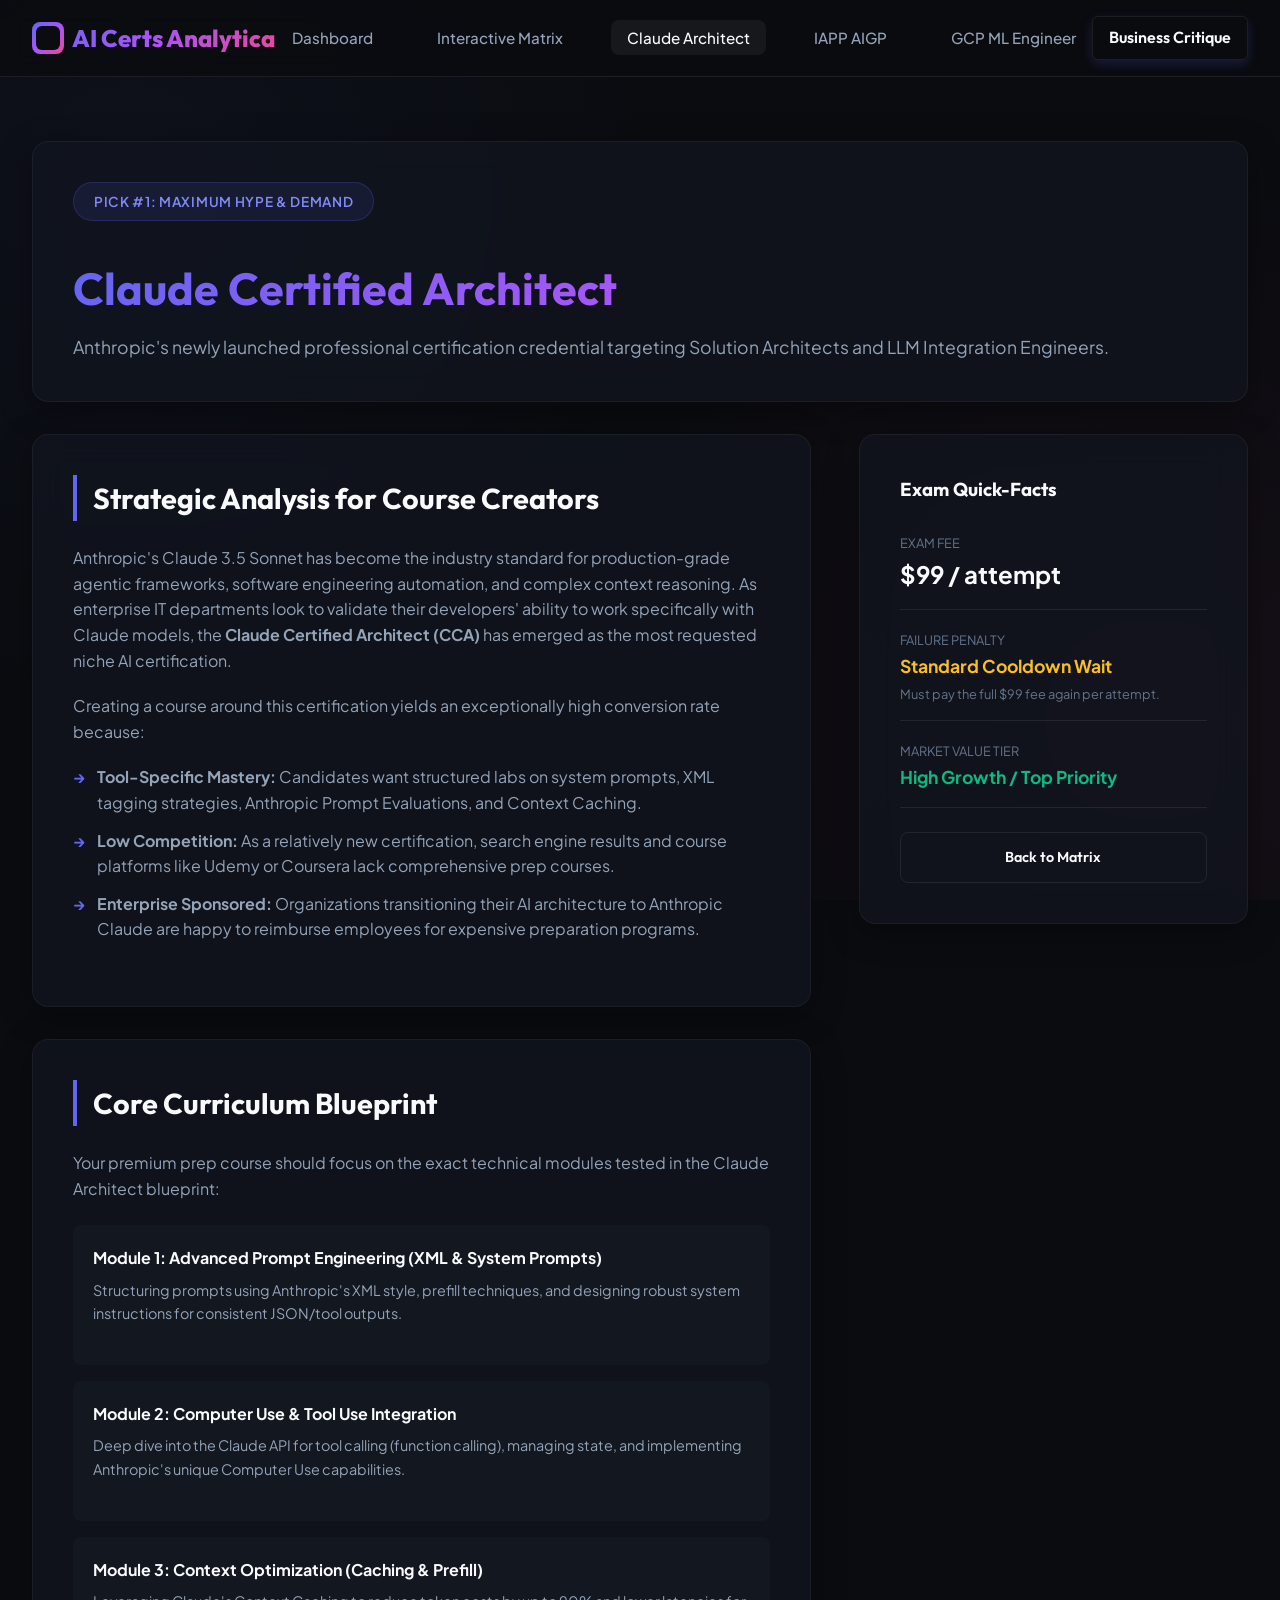
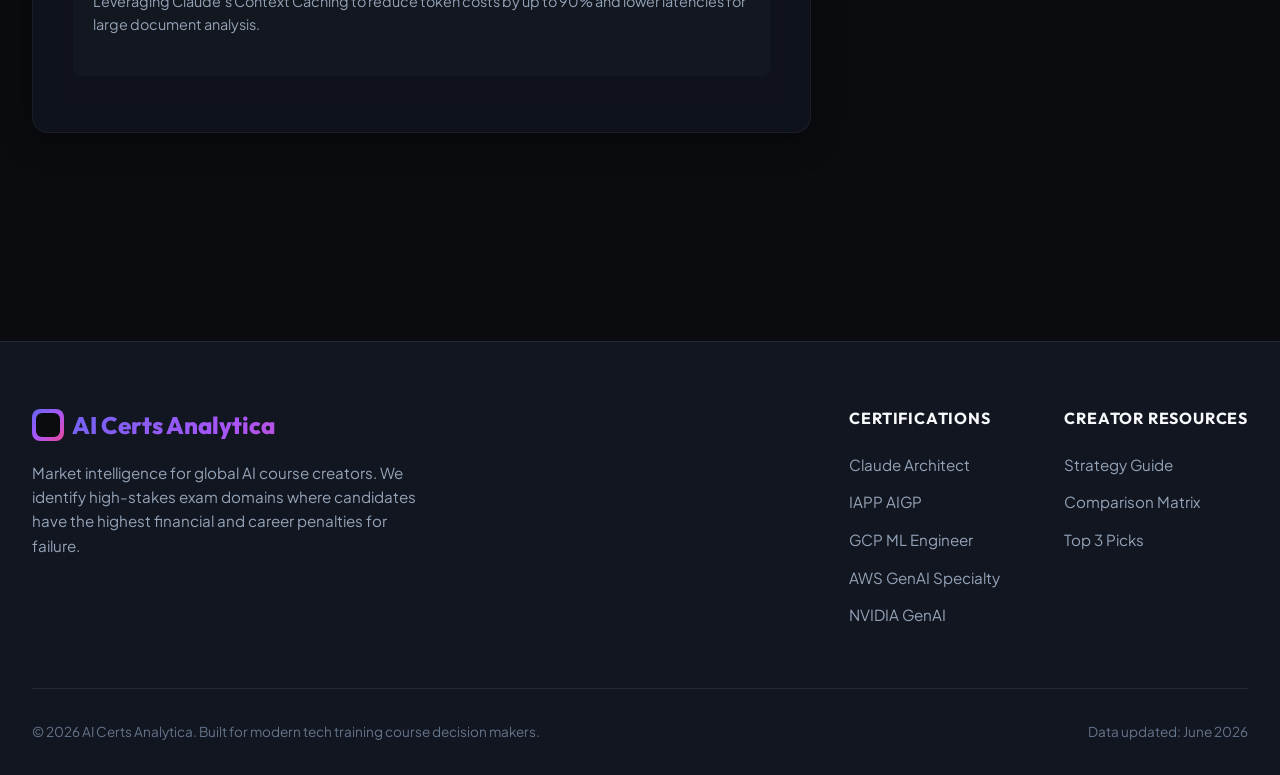
<file: claude-architect.html>
<!DOCTYPE html>
<html lang="en">
<head>
  <meta charset="UTF-8">
  <meta name="viewport" content="width=device-width, initial-scale=1.0">
  <title>Anthropic Claude Certified Architect - Course Selection Strategy</title>
  <meta name="description" content="Strategic analysis of the Anthropic Claude Certified Architect exam for high-stakes course developers.">
  <link rel="stylesheet" href="index.css">
</head>
<body>

  <!-- Navigation -->
  <header>
    <div class="nav-container">
      <a href="index.html" class="logo">
        <span class="logo-icon"></span>
        AI Certs Analytica
      </a>
      <ul class="nav-menu">
        <li><a href="index.html">Dashboard</a></li>
        <li><a href="matrix.html">Interactive Matrix</a></li>
        <li><a href="claude-architect.html" class="active">Claude Architect</a></li>
        <li><a href="iapp-aigp.html">IAPP AIGP</a></li>
        <li><a href="google-cloud-ml.html">GCP ML Engineer</a></li>
      </ul>
      <div>
        <a href="business-analysis.html" class="btn btn-secondary nav-cta" style="padding: 0.5rem 1rem; border-radius: 6px;">Business Critique</a>
      </div>
    </div>
  </header>

  <!-- Page content -->
  <main class="container">
    <div class="glass-card" style="margin-top: 2rem;">
      <span class="hero-tag" style="background: rgba(99, 102, 241, 0.1); border-color: rgba(99, 102, 241, 0.2);">PICK #1: MAXIMUM HYPE & DEMAND</span>
      <h1 style="font-family: var(--font-display); font-size: 2.8rem; margin-top: 0.5rem; background: var(--accent-gradient); -webkit-background-clip: text; -webkit-text-fill-color: transparent;">Claude Certified Architect</h1>
      <p style="color: var(--text-secondary); font-size: 1.1rem; margin-top: 0.5rem;">Anthropic's newly launched professional certification credential targeting Solution Architects and LLM Integration Engineers.</p>
    </div>

    <div class="detail-grid">
      <!-- Main Content -->
      <div class="detail-section">
        <div class="glass-card">
          <h2>Strategic Analysis for Course Creators</h2>
          <p>
            Anthropic's Claude 3.5 Sonnet has become the industry standard for production-grade agentic frameworks, software engineering automation, and complex context reasoning.
            As enterprise IT departments look to validate their developers' ability to work specifically with Claude models, the <strong>Claude Certified Architect (CCA)</strong> has emerged as the most requested niche AI certification.
          </p>
          <p>
            Creating a course around this certification yields an exceptionally high conversion rate because:
          </p>
          <ul class="bullet-list">
            <li><strong>Tool-Specific Mastery:</strong> Candidates want structured labs on system prompts, XML tagging strategies, Anthropic Prompt Evaluations, and Context Caching.</li>
            <li><strong>Low Competition:</strong> As a relatively new certification, search engine results and course platforms like Udemy or Coursera lack comprehensive prep courses.</li>
            <li><strong>Enterprise Sponsored:</strong> Organizations transitioning their AI architecture to Anthropic Claude are happy to reimburse employees for expensive preparation programs.</li>
          </ul>
        </div>

        <div class="glass-card">
          <h2>Core Curriculum Blueprint</h2>
          <p>Your premium prep course should focus on the exact technical modules tested in the Claude Architect blueprint:</p>
          <div style="margin-top: 1.5rem;">
            <div style="background: rgba(255,255,255,0.02); padding: 1.25rem; border-radius: 8px; margin-bottom: 1rem;">
              <h4 style="color: var(--text-primary); margin-bottom: 0.5rem;">Module 1: Advanced Prompt Engineering (XML & System Prompts)</h4>
              <p style="font-size: 0.9rem; color: var(--text-secondary);">Structuring prompts using Anthropic's XML style, prefill techniques, and designing robust system instructions for consistent JSON/tool outputs.</p>
            </div>
            <div style="background: rgba(255,255,255,0.02); padding: 1.25rem; border-radius: 8px; margin-bottom: 1rem;">
              <h4 style="color: var(--text-primary); margin-bottom: 0.5rem;">Module 2: Computer Use & Tool Use Integration</h4>
              <p style="font-size: 0.9rem; color: var(--text-secondary);">Deep dive into the Claude API for tool calling (function calling), managing state, and implementing Anthropic's unique Computer Use capabilities.</p>
            </div>
            <div style="background: rgba(255,255,255,0.02); padding: 1.25rem; border-radius: 8px; margin-bottom: 1rem;">
              <h4 style="color: var(--text-primary); margin-bottom: 0.5rem;">Module 3: Context Optimization (Caching & Prefill)</h4>
              <p style="font-size: 0.9rem; color: var(--text-secondary);">Leveraging Claude's Context Caching to reduce token costs by up to 90% and lower latencies for large document analysis.</p>
            </div>
          </div>
        </div>
      </div>

      <!-- Sidebar -->
      <div>
        <div class="glass-card sidebar-card">
          <h3 style="font-family: var(--font-display); margin-bottom: 1.5rem;">Exam Quick-Facts</h3>
          <div style="border-bottom: 1px solid var(--border-color); padding-bottom: 1rem; margin-bottom: 1rem;">
            <span style="font-size: 0.8rem; color: var(--text-muted); text-transform: uppercase;">Exam Fee</span>
            <div style="font-size: 1.5rem; font-weight: 700; color: var(--text-primary);">$99 / attempt</div>
          </div>
          <div style="border-bottom: 1px solid var(--border-color); padding-bottom: 1rem; margin-bottom: 1rem;">
            <span style="font-size: 0.8rem; color: var(--text-muted); text-transform: uppercase;">Failure Penalty</span>
            <div style="font-size: 1.1rem; font-weight: 700; color: #fbbf24;">Standard Cooldown Wait</div>
            <p style="font-size: 0.8rem; color: var(--text-muted); margin-top: 0.25rem;">Must pay the full $99 fee again per attempt.</p>
          </div>
          <div style="border-bottom: 1px solid var(--border-color); padding-bottom: 1rem; margin-bottom: 1.5rem;">
            <span style="font-size: 0.8rem; color: var(--text-muted); text-transform: uppercase;">Market Value Tier</span>
            <div style="font-size: 1.1rem; font-weight: 700; color: var(--success);">High Growth / Top Priority</div>
          </div>
          <a href="index.html#comparison-matrix" class="btn btn-secondary" style="width: 100%; text-align: center; font-size: 0.9rem;">Back to Matrix</a>
        </div>
      </div>
    </div>
  </main>

  <!-- Footer -->
  <footer>
    <div class="footer-content">
      <div class="footer-brand">
        <a href="index.html" class="logo">
          <span class="logo-icon"></span>
          AI Certs Analytica
        </a>
        <p>Market intelligence for global AI course creators. We identify high-stakes exam domains where candidates have the highest financial and career penalties for failure.</p>
      </div>
      <div class="footer-links">
        <div class="footer-col">
          <h4>Certifications</h4>
          <ul>
            <li><a href="claude-architect.html">Claude Architect</a></li>
            <li><a href="iapp-aigp.html">IAPP AIGP</a></li>
            <li><a href="google-cloud-ml.html">GCP ML Engineer</a></li>
            <li><a href="aws-generative-ai.html">AWS GenAI Specialty</a></li>
            <li><a href="nvidia-ai.html">NVIDIA GenAI</a></li>
          </ul>
        </div>
        <div class="footer-col">
          <h4>Creator Resources</h4>
          <ul>
            <li><a href="about.html">Strategy Guide</a></li>
            <li><a href="index.html#comparison-matrix">Comparison Matrix</a></li>
            <li><a href="index.html#top-picks">Top 3 Picks</a></li>
          </ul>
        </div>
      </div>
    </div>
    <div class="footer-bottom">
      <p>&copy; 2026 AI Certs Analytica. Built for modern tech training course decision makers.</p>
      <p>Data updated: June 2026</p>
    </div>
  </footer>

</body>
</html>
</file>
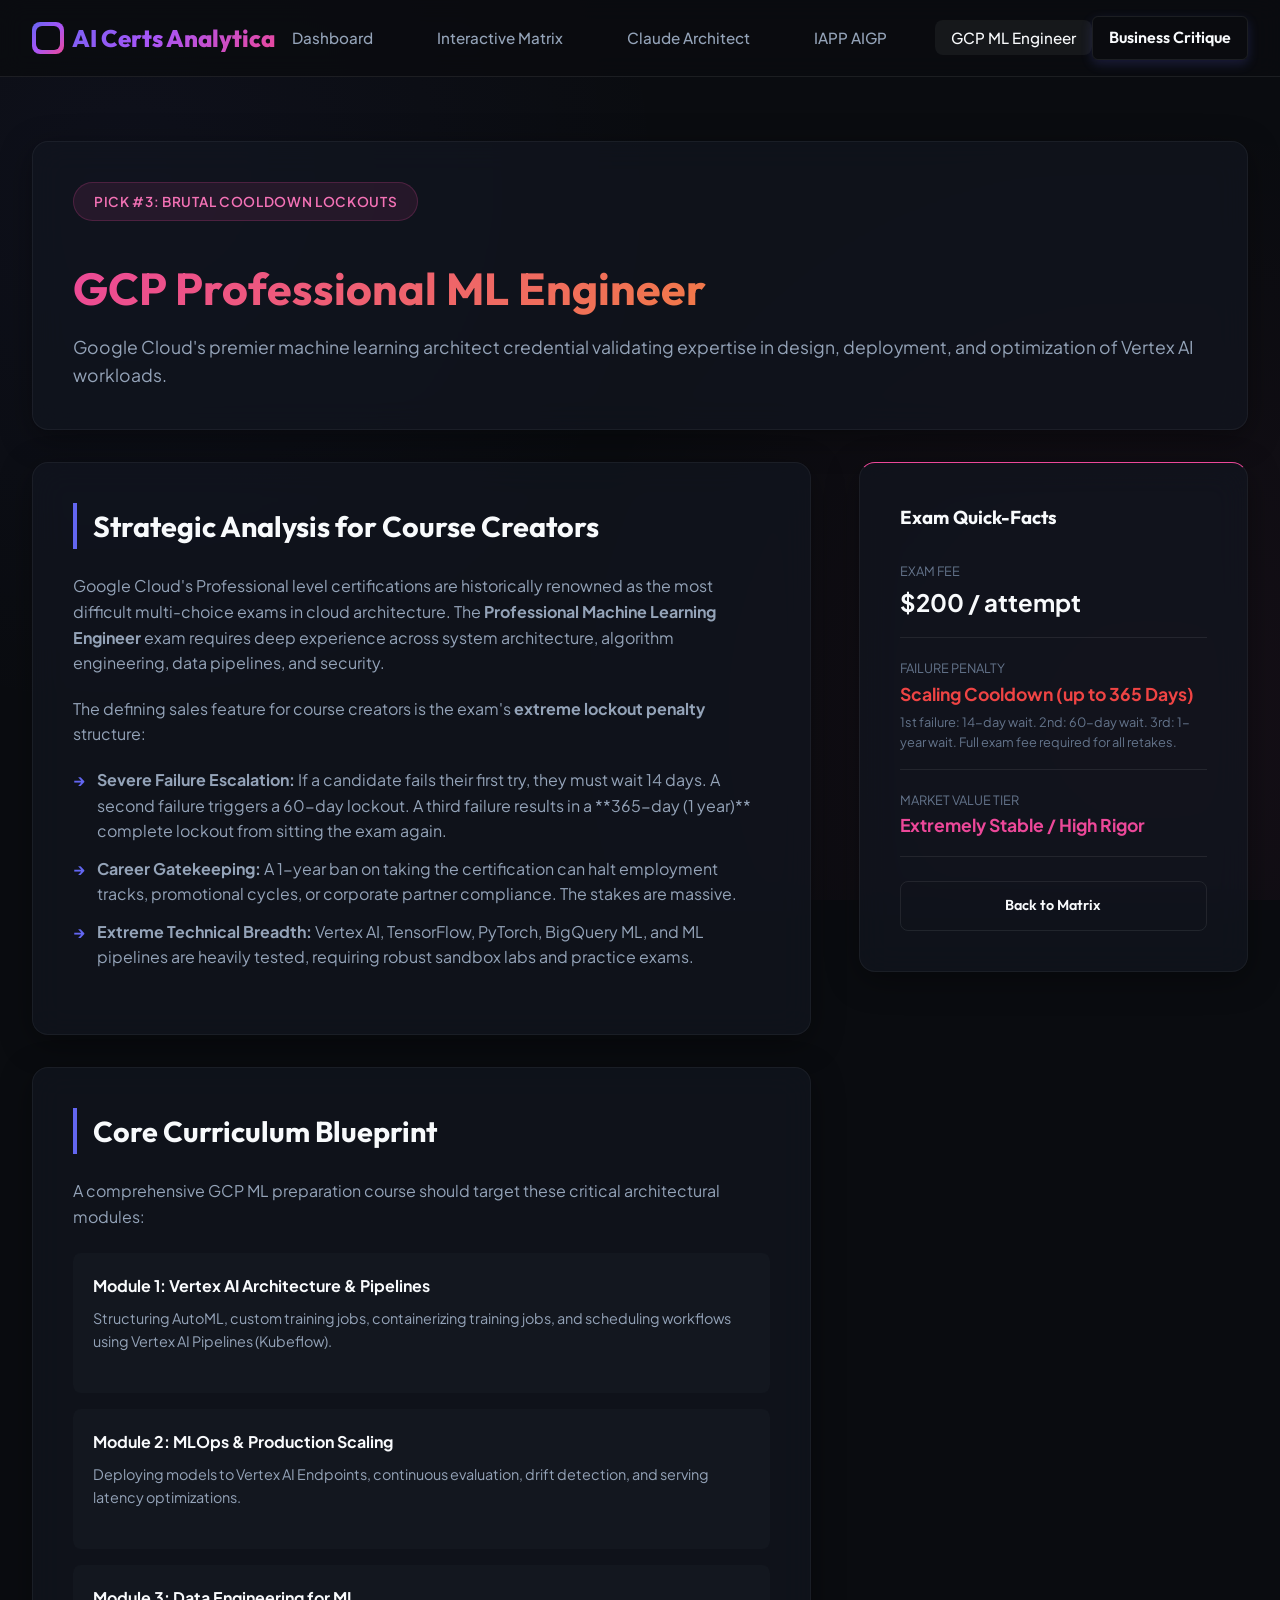
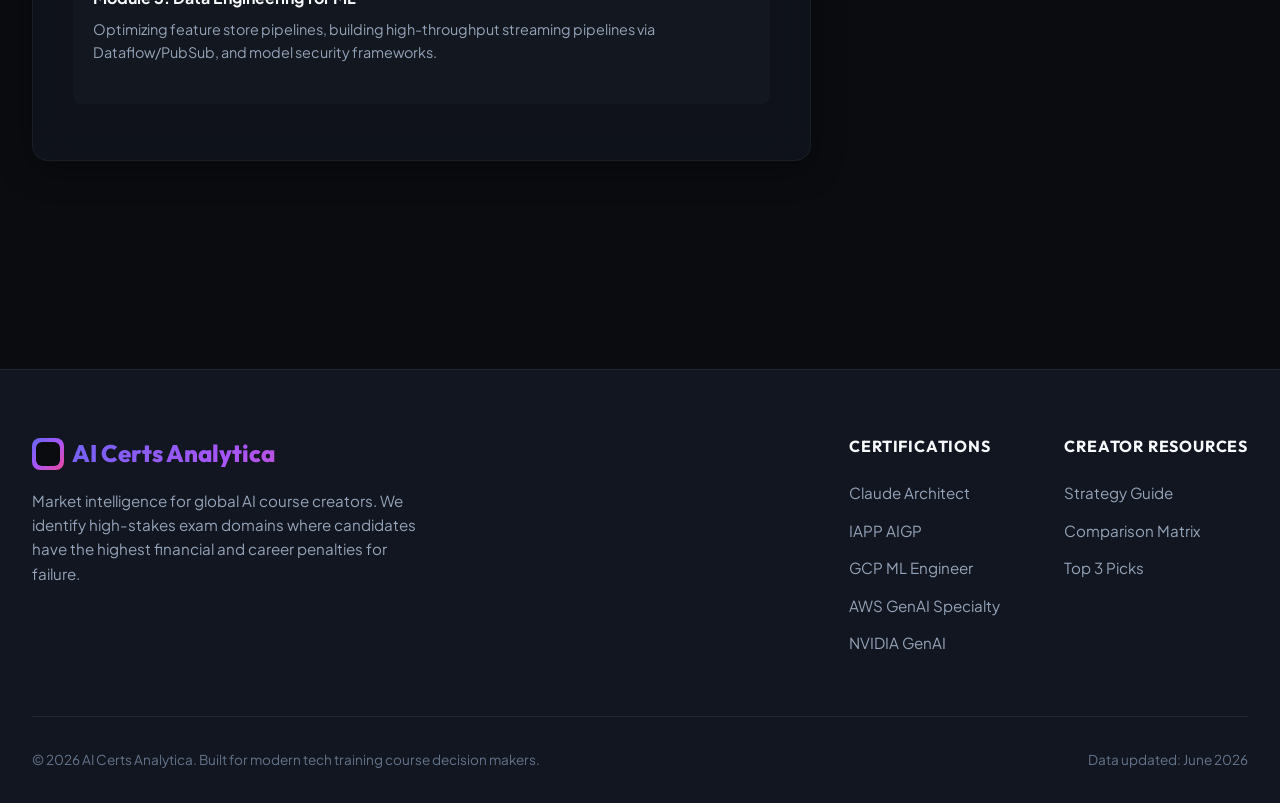
<file: google-cloud-ml.html>
<!DOCTYPE html>
<html lang="en">
<head>
  <meta charset="UTF-8">
  <meta name="viewport" content="width=device-width, initial-scale=1.0">
  <title>Google Cloud Professional ML Engineer - Course Selection Strategy</title>
  <meta name="description" content="Strategic analysis of the Google Cloud Professional Machine Learning Engineer certification for high-stakes course developers.">
  <link rel="stylesheet" href="index.css">
</head>
<body>

  <!-- Navigation -->
  <header>
    <div class="nav-container">
      <a href="index.html" class="logo">
        <span class="logo-icon"></span>
        AI Certs Analytica
      </a>
      <ul class="nav-menu">
        <li><a href="index.html">Dashboard</a></li>
        <li><a href="matrix.html">Interactive Matrix</a></li>
        <li><a href="claude-architect.html">Claude Architect</a></li>
        <li><a href="iapp-aigp.html">IAPP AIGP</a></li>
        <li><a href="google-cloud-ml.html" class="active">GCP ML Engineer</a></li>
      </ul>
      <div>
        <a href="business-analysis.html" class="btn btn-secondary nav-cta" style="padding: 0.5rem 1rem; border-radius: 6px;">Business Critique</a>
      </div>
    </div>
  </header>

  <!-- Page content -->
  <main class="container">
    <div class="glass-card" style="margin-top: 2rem;">
      <span class="hero-tag" style="background: rgba(236, 72, 153, 0.1); border-color: rgba(236, 72, 153, 0.2); color: #f472b6;">PICK #3: BRUTAL COOLDOWN LOCKOUTS</span>
      <h1 style="font-family: var(--font-display); font-size: 2.8rem; margin-top: 0.5rem; background: linear-gradient(135deg, #ec4899 0%, #f59e0b 100%); -webkit-background-clip: text; -webkit-text-fill-color: transparent;">GCP Professional ML Engineer</h1>
      <p style="color: var(--text-secondary); font-size: 1.1rem; margin-top: 0.5rem;">Google Cloud's premier machine learning architect credential validating expertise in design, deployment, and optimization of Vertex AI workloads.</p>
    </div>

    <div class="detail-grid">
      <!-- Main Content -->
      <div class="detail-section">
        <div class="glass-card">
          <h2>Strategic Analysis for Course Creators</h2>
          <p>
            Google Cloud's Professional level certifications are historically renowned as the most difficult multi-choice exams in cloud architecture. 
            The <strong>Professional Machine Learning Engineer</strong> exam requires deep experience across system architecture, algorithm engineering, data pipelines, and security.
          </p>
          <p>
            The defining sales feature for course creators is the exam's <strong>extreme lockout penalty</strong> structure:
          </p>
          <ul class="bullet-list">
            <li><strong>Severe Failure Escalation:</strong> If a candidate fails their first try, they must wait 14 days. A second failure triggers a 60-day lockout. A third failure results in a **365-day (1 year)** complete lockout from sitting the exam again.</li>
            <li><strong>Career Gatekeeping:</strong> A 1-year ban on taking the certification can halt employment tracks, promotional cycles, or corporate partner compliance. The stakes are massive.</li>
            <li><strong>Extreme Technical Breadth:</strong> Vertex AI, TensorFlow, PyTorch, BigQuery ML, and ML pipelines are heavily tested, requiring robust sandbox labs and practice exams.</li>
          </ul>
        </div>

        <div class="glass-card">
          <h2>Core Curriculum Blueprint</h2>
          <p>A comprehensive GCP ML preparation course should target these critical architectural modules:</p>
          <div style="margin-top: 1.5rem;">
            <div style="background: rgba(255,255,255,0.02); padding: 1.25rem; border-radius: 8px; margin-bottom: 1rem;">
              <h4 style="color: var(--text-primary); margin-bottom: 0.5rem;">Module 1: Vertex AI Architecture & Pipelines</h4>
              <p style="font-size: 0.9rem; color: var(--text-secondary);">Structuring AutoML, custom training jobs, containerizing training jobs, and scheduling workflows using Vertex AI Pipelines (Kubeflow).</p>
            </div>
            <div style="background: rgba(255,255,255,0.02); padding: 1.25rem; border-radius: 8px; margin-bottom: 1rem;">
              <h4 style="color: var(--text-primary); margin-bottom: 0.5rem;">Module 2: MLOps & Production Scaling</h4>
              <p style="font-size: 0.9rem; color: var(--text-secondary);">Deploying models to Vertex AI Endpoints, continuous evaluation, drift detection, and serving latency optimizations.</p>
            </div>
            <div style="background: rgba(255,255,255,0.02); padding: 1.25rem; border-radius: 8px; margin-bottom: 1rem;">
              <h4 style="color: var(--text-primary); margin-bottom: 0.5rem;">Module 3: Data Engineering for ML</h4>
              <p style="font-size: 0.9rem; color: var(--text-secondary);">Optimizing feature store pipelines, building high-throughput streaming pipelines via Dataflow/PubSub, and model security frameworks.</p>
            </div>
          </div>
        </div>
      </div>

      <!-- Sidebar -->
      <div>
        <div class="glass-card sidebar-card" style="border-top-color: #ec4899;">
          <h3 style="font-family: var(--font-display); margin-bottom: 1.5rem;">Exam Quick-Facts</h3>
          <div style="border-bottom: 1px solid var(--border-color); padding-bottom: 1rem; margin-bottom: 1rem;">
            <span style="font-size: 0.8rem; color: var(--text-muted); text-transform: uppercase;">Exam Fee</span>
            <div style="font-size: 1.5rem; font-weight: 700; color: var(--text-primary);">$200 / attempt</div>
          </div>
          <div style="border-bottom: 1px solid var(--border-color); padding-bottom: 1rem; margin-bottom: 1rem;">
            <span style="font-size: 0.8rem; color: var(--text-muted); text-transform: uppercase;">Failure Penalty</span>
            <div style="font-size: 1.1rem; font-weight: 700; color: var(--danger);">Scaling Cooldown (up to 365 Days)</div>
            <p style="font-size: 0.8rem; color: var(--text-muted); margin-top: 0.25rem;">1st failure: 14-day wait. 2nd: 60-day wait. 3rd: 1-year wait. Full exam fee required for all retakes.</p>
          </div>
          <div style="border-bottom: 1px solid var(--border-color); padding-bottom: 1rem; margin-bottom: 1.5rem;">
            <span style="font-size: 0.8rem; color: var(--text-muted); text-transform: uppercase;">Market Value Tier</span>
            <div style="font-size: 1.1rem; font-weight: 700; color: #ec4899;">Extremely Stable / High Rigor</div>
          </div>
          <a href="index.html#comparison-matrix" class="btn btn-secondary" style="width: 100%; text-align: center; font-size: 0.9rem;">Back to Matrix</a>
        </div>
      </div>
    </div>
  </main>

  <!-- Footer -->
  <footer>
    <div class="footer-content">
      <div class="footer-brand">
        <a href="index.html" class="logo">
          <span class="logo-icon"></span>
          AI Certs Analytica
        </a>
        <p>Market intelligence for global AI course creators. We identify high-stakes exam domains where candidates have the highest financial and career penalties for failure.</p>
      </div>
      <div class="footer-links">
        <div class="footer-col">
          <h4>Certifications</h4>
          <ul>
            <li><a href="claude-architect.html">Claude Architect</a></li>
            <li><a href="iapp-aigp.html">IAPP AIGP</a></li>
            <li><a href="google-cloud-ml.html">GCP ML Engineer</a></li>
            <li><a href="aws-generative-ai.html">AWS GenAI Specialty</a></li>
            <li><a href="nvidia-ai.html">NVIDIA GenAI</a></li>
          </ul>
        </div>
        <div class="footer-col">
          <h4>Creator Resources</h4>
          <ul>
            <li><a href="about.html">Strategy Guide</a></li>
            <li><a href="index.html#comparison-matrix">Comparison Matrix</a></li>
            <li><a href="index.html#top-picks">Top 3 Picks</a></li>
          </ul>
        </div>
      </div>
    </div>
    <div class="footer-bottom">
      <p>&copy; 2026 AI Certs Analytica. Built for modern tech training course decision makers.</p>
      <p>Data updated: June 2026</p>
    </div>
  </footer>

</body>
</html>
</file>
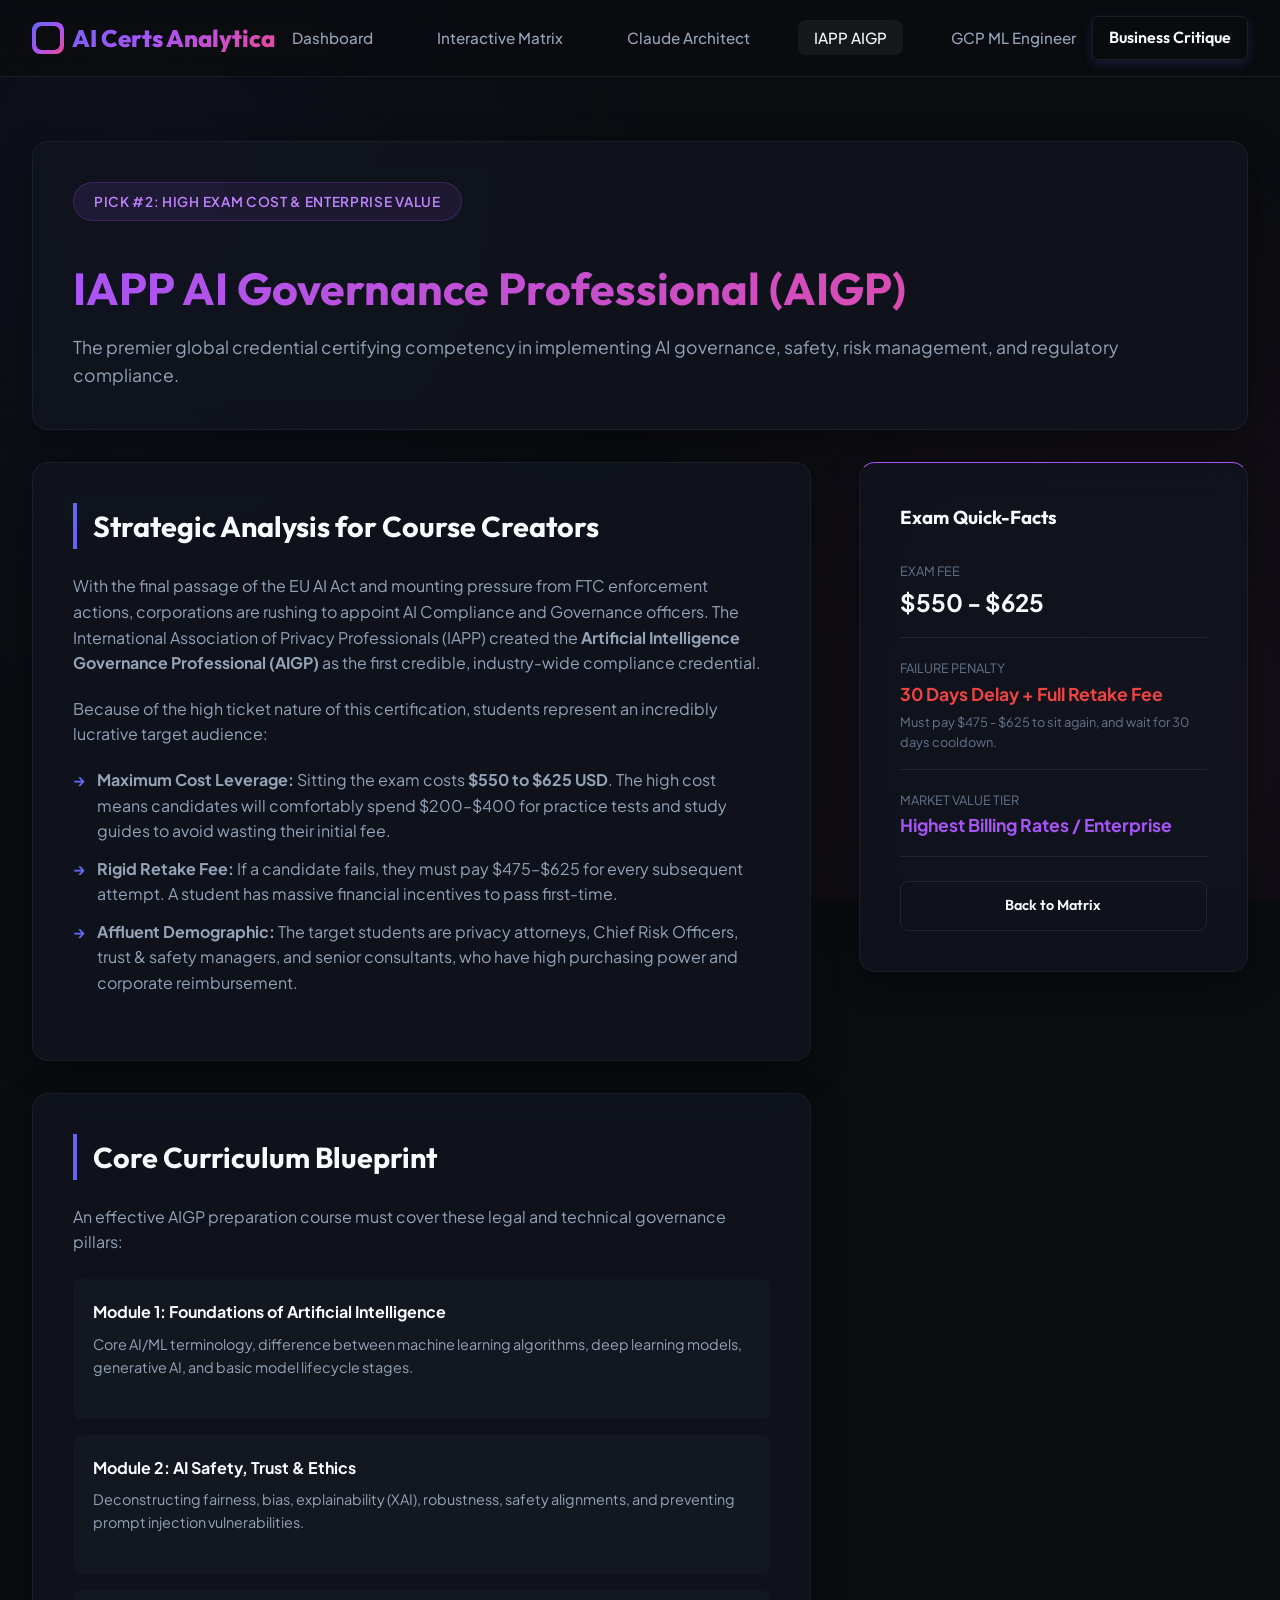
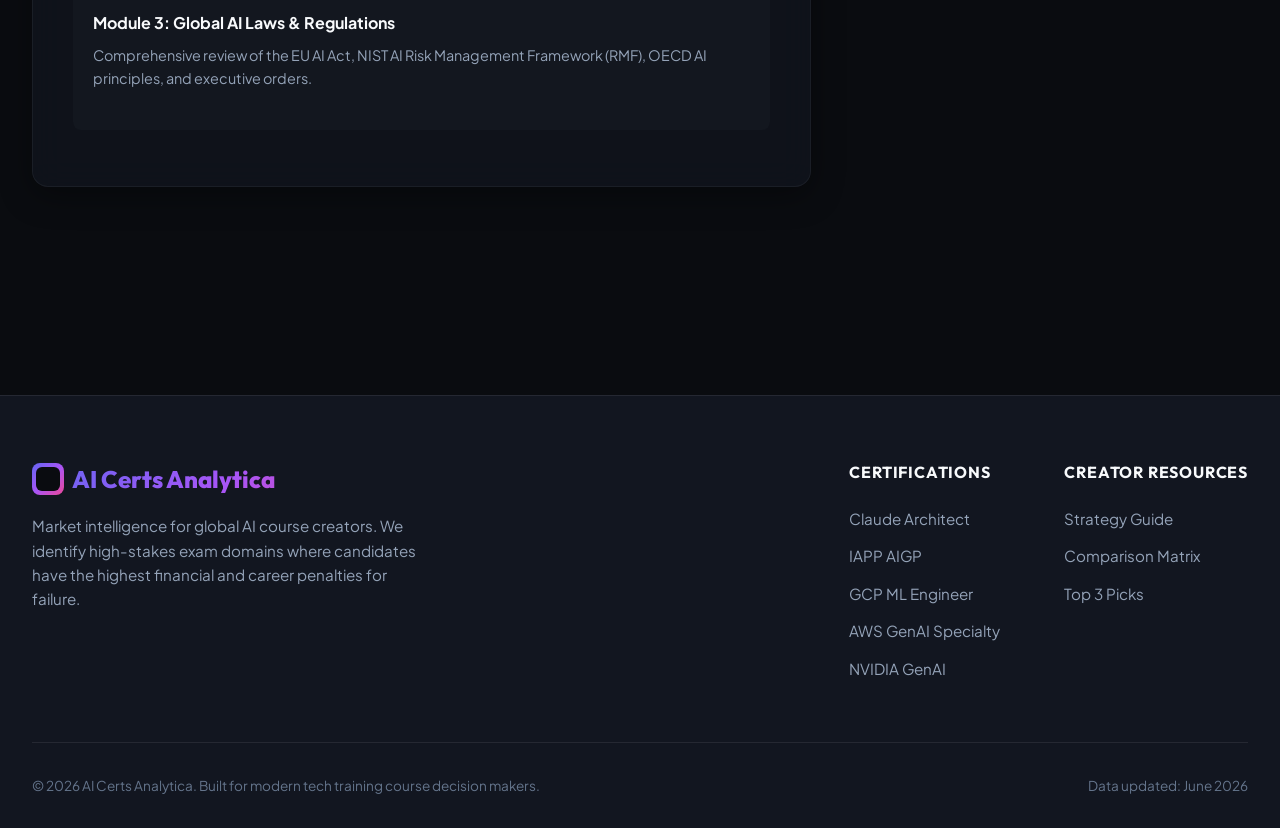
<file: iapp-aigp.html>
<!DOCTYPE html>
<html lang="en">
<head>
  <meta charset="UTF-8">
  <meta name="viewport" content="width=device-width, initial-scale=1.0">
  <title>IAPP AIGP (AI Governance Professional) - Course Selection Strategy</title>
  <meta name="description" content="Strategic analysis of the IAPP AIGP certification for high-stakes course developers targeting enterprise and legal clients.">
  <link rel="stylesheet" href="index.css">
</head>
<body>

  <!-- Navigation -->
  <header>
    <div class="nav-container">
      <a href="index.html" class="logo">
        <span class="logo-icon"></span>
        AI Certs Analytica
      </a>
      <ul class="nav-menu">
        <li><a href="index.html">Dashboard</a></li>
        <li><a href="matrix.html">Interactive Matrix</a></li>
        <li><a href="claude-architect.html">Claude Architect</a></li>
        <li><a href="iapp-aigp.html" class="active">IAPP AIGP</a></li>
        <li><a href="google-cloud-ml.html">GCP ML Engineer</a></li>
      </ul>
      <div>
        <a href="business-analysis.html" class="btn btn-secondary nav-cta" style="padding: 0.5rem 1rem; border-radius: 6px;">Business Critique</a>
      </div>
    </div>
  </header>

  <!-- Page content -->
  <main class="container">
    <div class="glass-card" style="margin-top: 2rem;">
      <span class="hero-tag" style="background: rgba(168, 85, 247, 0.1); border-color: rgba(168, 85, 247, 0.2); color: #c084fc;">PICK #2: HIGH EXAM COST & ENTERPRISE VALUE</span>
      <h1 style="font-family: var(--font-display); font-size: 2.8rem; margin-top: 0.5rem; background: linear-gradient(135deg, #a855f7 0%, #ec4899 100%); -webkit-background-clip: text; -webkit-text-fill-color: transparent;">IAPP AI Governance Professional (AIGP)</h1>
      <p style="color: var(--text-secondary); font-size: 1.1rem; margin-top: 0.5rem;">The premier global credential certifying competency in implementing AI governance, safety, risk management, and regulatory compliance.</p>
    </div>

    <div class="detail-grid">
      <!-- Main Content -->
      <div class="detail-section">
        <div class="glass-card">
          <h2>Strategic Analysis for Course Creators</h2>
          <p>
            With the final passage of the EU AI Act and mounting pressure from FTC enforcement actions, corporations are rushing to appoint AI Compliance and Governance officers. 
            The International Association of Privacy Professionals (IAPP) created the <strong>Artificial Intelligence Governance Professional (AIGP)</strong> as the first credible, industry-wide compliance credential.
          </p>
          <p>
            Because of the high ticket nature of this certification, students represent an incredibly lucrative target audience:
          </p>
          <ul class="bullet-list">
            <li><strong>Maximum Cost Leverage:</strong> Sitting the exam costs <strong>$550 to $625 USD</strong>. The high cost means candidates will comfortably spend $200–$400 for practice tests and study guides to avoid wasting their initial fee.</li>
            <li><strong>Rigid Retake Fee:</strong> If a candidate fails, they must pay $475–$625 for every subsequent attempt. A student has massive financial incentives to pass first-time.</li>
            <li><strong>Affluent Demographic:</strong> The target students are privacy attorneys, Chief Risk Officers, trust & safety managers, and senior consultants, who have high purchasing power and corporate reimbursement.</li>
          </ul>
        </div>

        <div class="glass-card">
          <h2>Core Curriculum Blueprint</h2>
          <p>An effective AIGP preparation course must cover these legal and technical governance pillars:</p>
          <div style="margin-top: 1.5rem;">
            <div style="background: rgba(255,255,255,0.02); padding: 1.25rem; border-radius: 8px; margin-bottom: 1rem;">
              <h4 style="color: var(--text-primary); margin-bottom: 0.5rem;">Module 1: Foundations of Artificial Intelligence</h4>
              <p style="font-size: 0.9rem; color: var(--text-secondary);">Core AI/ML terminology, difference between machine learning algorithms, deep learning models, generative AI, and basic model lifecycle stages.</p>
            </div>
            <div style="background: rgba(255,255,255,0.02); padding: 1.25rem; border-radius: 8px; margin-bottom: 1rem;">
              <h4 style="color: var(--text-primary); margin-bottom: 0.5rem;">Module 2: AI Safety, Trust & Ethics</h4>
              <p style="font-size: 0.9rem; color: var(--text-secondary);">Deconstructing fairness, bias, explainability (XAI), robustness, safety alignments, and preventing prompt injection vulnerabilities.</p>
            </div>
            <div style="background: rgba(255,255,255,0.02); padding: 1.25rem; border-radius: 8px; margin-bottom: 1rem;">
              <h4 style="color: var(--text-primary); margin-bottom: 0.5rem;">Module 3: Global AI Laws & Regulations</h4>
              <p style="font-size: 0.9rem; color: var(--text-secondary);">Comprehensive review of the EU AI Act, NIST AI Risk Management Framework (RMF), OECD AI principles, and executive orders.</p>
            </div>
          </div>
        </div>
      </div>

      <!-- Sidebar -->
      <div>
        <div class="glass-card sidebar-card" style="border-top-color: #a855f7;">
          <h3 style="font-family: var(--font-display); margin-bottom: 1.5rem;">Exam Quick-Facts</h3>
          <div style="border-bottom: 1px solid var(--border-color); padding-bottom: 1rem; margin-bottom: 1rem;">
            <span style="font-size: 0.8rem; color: var(--text-muted); text-transform: uppercase;">Exam Fee</span>
            <div style="font-size: 1.5rem; font-weight: 700; color: var(--text-primary);">$550 - $625</div>
          </div>
          <div style="border-bottom: 1px solid var(--border-color); padding-bottom: 1rem; margin-bottom: 1rem;">
            <span style="font-size: 0.8rem; color: var(--text-muted); text-transform: uppercase;">Failure Penalty</span>
            <div style="font-size: 1.1rem; font-weight: 700; color: var(--danger);">30 Days Delay + Full Retake Fee</div>
            <p style="font-size: 0.8rem; color: var(--text-muted); margin-top: 0.25rem;">Must pay $475 - $625 to sit again, and wait for 30 days cooldown.</p>
          </div>
          <div style="border-bottom: 1px solid var(--border-color); padding-bottom: 1rem; margin-bottom: 1.5rem;">
            <span style="font-size: 0.8rem; color: var(--text-muted); text-transform: uppercase;">Market Value Tier</span>
            <div style="font-size: 1.1rem; font-weight: 700; color: #a855f7;">Highest Billing Rates / Enterprise</div>
          </div>
          <a href="index.html#comparison-matrix" class="btn btn-secondary" style="width: 100%; text-align: center; font-size: 0.9rem;">Back to Matrix</a>
        </div>
      </div>
    </div>
  </main>

  <!-- Footer -->
  <footer>
    <div class="footer-content">
      <div class="footer-brand">
        <a href="index.html" class="logo">
          <span class="logo-icon"></span>
          AI Certs Analytica
        </a>
        <p>Market intelligence for global AI course creators. We identify high-stakes exam domains where candidates have the highest financial and career penalties for failure.</p>
      </div>
      <div class="footer-links">
        <div class="footer-col">
          <h4>Certifications</h4>
          <ul>
            <li><a href="claude-architect.html">Claude Architect</a></li>
            <li><a href="iapp-aigp.html">IAPP AIGP</a></li>
            <li><a href="google-cloud-ml.html">GCP ML Engineer</a></li>
            <li><a href="aws-generative-ai.html">AWS GenAI Specialty</a></li>
            <li><a href="nvidia-ai.html">NVIDIA GenAI</a></li>
          </ul>
        </div>
        <div class="footer-col">
          <h4>Creator Resources</h4>
          <ul>
            <li><a href="about.html">Strategy Guide</a></li>
            <li><a href="index.html#comparison-matrix">Comparison Matrix</a></li>
            <li><a href="index.html#top-picks">Top 3 Picks</a></li>
          </ul>
        </div>
      </div>
    </div>
    <div class="footer-bottom">
      <p>&copy; 2026 AI Certs Analytica. Built for modern tech training course decision makers.</p>
      <p>Data updated: June 2026</p>
    </div>
  </footer>

</body>
</html>
</file>
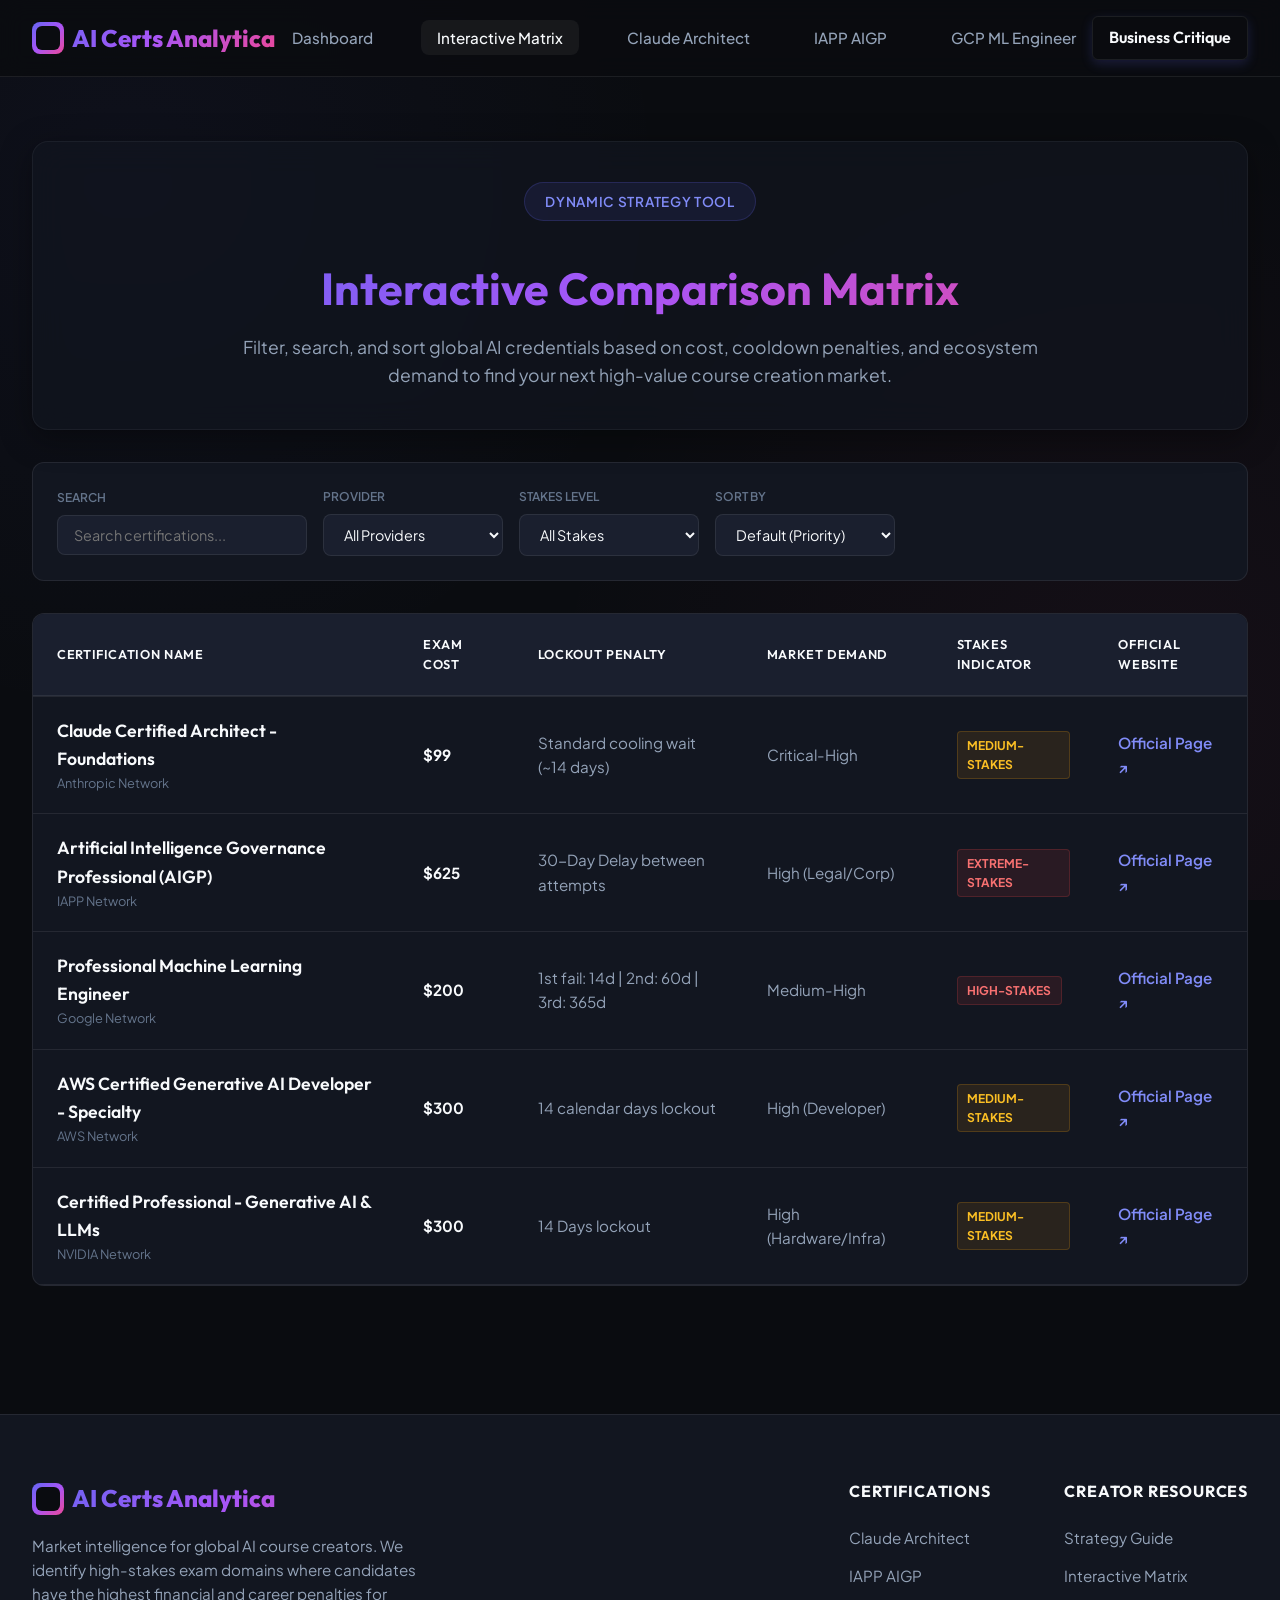
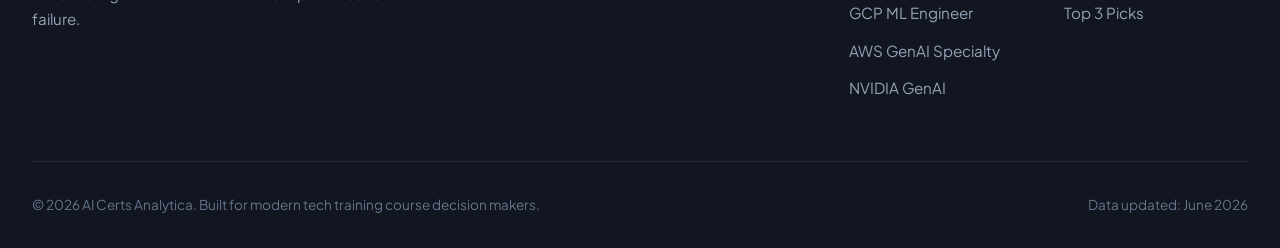
<file: matrix.html>
<!DOCTYPE html>
<html lang="en">
<head>
  <meta charset="UTF-8">
  <meta name="viewport" content="width=device-width, initial-scale=1.0">
  <title>Interactive Certification Matrix - AI Certifications Analysis</title>
  <meta name="description" content="Interactive matrix comparing global AI certifications with dynamic sorting, filtering, and official links.">
  <link rel="stylesheet" href="index.css">
  <style>
    .filter-bar {
      display: flex;
      flex-wrap: wrap;
      gap: 1rem;
      margin-bottom: 2rem;
      align-items: center;
      background: var(--bg-secondary);
      padding: 1.5rem;
      border-radius: 12px;
      border: 1px solid var(--border-color);
    }
    .filter-group {
      display: flex;
      flex-direction: column;
      gap: 0.5rem;
    }
    .filter-label {
      font-size: 0.75rem;
      text-transform: uppercase;
      color: var(--text-muted);
      font-weight: 600;
    }
    .filter-select, .search-input {
      background: var(--bg-tertiary);
      border: 1px solid var(--border-color);
      color: var(--text-primary);
      padding: 0.6rem 1rem;
      border-radius: 8px;
      font-family: var(--font-body);
      font-size: 0.9rem;
      outline: none;
      min-width: 180px;
      transition: var(--transition);
    }
    .filter-select:focus, .search-input:focus {
      border-color: var(--accent-color);
      box-shadow: 0 0 0 2px rgba(99, 102, 241, 0.2);
    }
    .search-input {
      min-width: 250px;
    }
    .official-link {
      color: #818cf8;
      text-decoration: none;
      font-weight: 600;
      transition: var(--transition);
      display: inline-flex;
      align-items: center;
      gap: 0.25rem;
    }
    .official-link:hover {
      color: #a855f7;
      text-decoration: underline;
    }
  </style>
</head>
<body>

  <!-- Navigation -->
  <header>
    <div class="nav-container">
      <a href="index.html" class="logo">
        <span class="logo-icon"></span>
        AI Certs Analytica
      </a>
      <ul class="nav-menu">
        <li><a href="index.html">Dashboard</a></li>
        <li><a href="matrix.html" class="active">Interactive Matrix</a></li>
        <li><a href="claude-architect.html">Claude Architect</a></li>
        <li><a href="iapp-aigp.html">IAPP AIGP</a></li>
        <li><a href="google-cloud-ml.html">GCP ML Engineer</a></li>
      </ul>
      <div>
        <a href="business-analysis.html" class="btn btn-secondary nav-cta" style="padding: 0.5rem 1rem; border-radius: 6px;">Business Critique</a>
      </div>
    </div>
  </header>

  <!-- Page content -->
  <main class="container">
    <div class="glass-card" style="margin-top: 2rem; text-align: center;">
      <span class="hero-tag">Dynamic Strategy Tool</span>
      <h1 style="font-family: var(--font-display); font-size: 2.8rem; margin-top: 0.5rem; background: var(--accent-gradient); -webkit-background-clip: text; -webkit-text-fill-color: transparent;">Interactive Comparison Matrix</h1>
      <p style="color: var(--text-secondary); font-size: 1.1rem; margin-top: 0.5rem; max-width: 800px; margin-left: auto; margin-right: auto;">
        Filter, search, and sort global AI credentials based on cost, cooldown penalties, and ecosystem demand to find your next high-value course creation market.
      </p>
    </div>

    <!-- Filters and Sorting Controls -->
    <div class="filter-bar">
      <div class="filter-group">
        <span class="filter-label">Search</span>
        <input type="text" id="searchBar" class="search-input" placeholder="Search certifications...">
      </div>
      <div class="filter-group">
        <span class="filter-label">Provider</span>
        <select id="providerFilter" class="filter-select">
          <option value="all">All Providers</option>
          <option value="Anthropic">Anthropic</option>
          <option value="IAPP">IAPP</option>
          <option value="Google">Google Cloud</option>
          <option value="AWS">AWS</option>
          <option value="NVIDIA">NVIDIA</option>
        </select>
      </div>
      <div class="filter-group">
        <span class="filter-label">Stakes Level</span>
        <select id="stakesFilter" class="filter-select">
          <option value="all">All Stakes</option>
          <option value="medium">Medium-Stakes</option>
          <option value="high">High-Stakes</option>
          <option value="extreme">Extreme-Stakes</option>
        </select>
      </div>
      <div class="filter-group">
        <span class="filter-label">Sort By</span>
        <select id="sortControl" class="filter-select">
          <option value="default">Default (Priority)</option>
          <option value="cost-desc">Cost: High to Low</option>
          <option value="cost-asc">Cost: Low to High</option>
          <option value="lockout">Lockout Severity</option>
        </select>
      </div>
    </div>

    <!-- Matrix Table -->
    <div class="matrix-wrapper">
      <table class="matrix-table" id="matrixTable">
        <thead>
          <tr>
            <th>Certification Name</th>
            <th>Exam Cost</th>
            <th>Lockout Penalty</th>
            <th>Market Demand</th>
            <th>Stakes Indicator</th>
            <th>Official Website</th>
          </tr>
        </thead>
        <tbody id="matrixBody">
          <!-- Dynamically Rendered Rows -->
        </tbody>
      </table>
    </div>
  </main>

  <!-- Script for Filtering, Searching, and Sorting -->
  <script>
    // Data Source
    const certifications = [
      {
        name: "Claude Certified Architect - Foundations",
        provider: "Anthropic",
        cost: 99,
        lockoutDays: 14,
        lockoutDesc: "Standard cooling wait (~14 days)",
        demand: "Critical-High",
        stakes: "medium",
        link: "https://www.anthropic.com/",
        priority: 1
      },
      {
        name: "Artificial Intelligence Governance Professional (AIGP)",
        provider: "IAPP",
        cost: 625,
        lockoutDays: 30,
        lockoutDesc: "30-Day Delay between attempts",
        demand: "High (Legal/Corp)",
        stakes: "extreme",
        link: "https://iapp.org/certify/aigp/",
        priority: 2
      },
      {
        name: "Professional Machine Learning Engineer",
        provider: "Google",
        cost: 200,
        lockoutDays: 365,
        lockoutDesc: "1st fail: 14d | 2nd: 60d | 3rd: 365d",
        demand: "Medium-High",
        stakes: "high",
        link: "https://cloud.google.com/learn/certification/guides/machine-learning-engineer",
        priority: 3
      },
      {
        name: "AWS Certified Generative AI Developer - Specialty",
        provider: "AWS",
        cost: 300,
        lockoutDays: 14,
        lockoutDesc: "14 calendar days lockout",
        demand: "High (Developer)",
        stakes: "medium",
        link: "https://aws.amazon.com/certification/certified-generative-ai-developer-specialty/",
        priority: 4
      },
      {
        name: "Certified Professional - Generative AI & LLMs",
        provider: "NVIDIA",
        cost: 300,
        lockoutDays: 14,
        lockoutDesc: "14 Days lockout",
        demand: "High (Hardware/Infra)",
        stakes: "medium",
        link: "https://www.nvidia.com/en-us/learn/certification/",
        priority: 5
      }
    ];

    const matrixBody = document.getElementById("matrixBody");
    const searchBar = document.getElementById("searchBar");
    const providerFilter = document.getElementById("providerFilter");
    const stakesFilter = document.getElementById("stakesFilter");
    const sortControl = document.getElementById("sortControl");

    function renderTable(data) {
      matrixBody.innerHTML = "";
      if (data.length === 0) {
        matrixBody.innerHTML = `<tr><td colspan="6" style="text-align: center; color: var(--text-muted); padding: 3rem;">No matching certifications found.</td></tr>`;
        return;
      }

      data.forEach(cert => {
        const stakesBadgeClass = cert.stakes === 'extreme' ? 'high' : cert.stakes; // Map extreme stakes color
        const tr = document.createElement("tr");
        tr.innerHTML = `
          <td>
            <span class="cert-name">${cert.name}</span>
            <span class="cert-provider">${cert.provider} Network</span>
          </td>
          <td style="font-weight: 700; color: var(--text-primary);">$${cert.cost}</td>
          <td>${cert.lockoutDesc}</td>
          <td>${cert.demand}</td>
          <td><span class="badge-risk ${stakesBadgeClass}">${cert.stakes.toUpperCase()}-STAKES</span></td>
          <td>
            <a href="${cert.link}" target="_blank" rel="noopener noreferrer" class="official-link">
              Official Page ↗
            </a>
          </td>
        `;
        matrixBody.appendChild(tr);
      });
    }

    function filterAndSort() {
      let filtered = [...certifications];

      // Search Query
      const query = searchBar.value.toLowerCase().trim();
      if (query) {
        filtered = filtered.filter(cert => 
          cert.name.toLowerCase().includes(query) || 
          cert.provider.toLowerCase().includes(query) ||
          cert.demand.toLowerCase().includes(query)
        );
      }

      // Provider Filter
      const provider = providerFilter.value;
      if (provider !== "all") {
        filtered = filtered.filter(cert => cert.provider === provider);
      }

      // Stakes Filter
      const stakes = stakesFilter.value;
      if (stakes !== "all") {
        filtered = filtered.filter(cert => cert.stakes === stakes);
      }

      // Sort
      const sortBy = sortControl.value;
      if (sortBy === "cost-desc") {
        filtered.sort((a, b) => b.cost - a.cost);
      } else if (sortBy === "cost-asc") {
        filtered.sort((a, b) => a.cost - b.cost);
      } else if (sortBy === "lockout") {
        filtered.sort((a, b) => b.lockoutDays - a.lockoutDays);
      } else {
        filtered.sort((a, b) => a.priority - b.priority);
      }

      renderTable(filtered);
    }

    // Event Listeners
    searchBar.addEventListener("input", filterAndSort);
    providerFilter.addEventListener("change", filterAndSort);
    stakesFilter.addEventListener("change", filterAndSort);
    sortControl.addEventListener("change", filterAndSort);

    // Initial Render
    renderTable(certifications);
  </script>

  <!-- Footer -->
  <footer>
    <div class="footer-content">
      <div class="footer-brand">
        <a href="index.html" class="logo">
          <span class="logo-icon"></span>
          AI Certs Analytica
        </a>
        <p>Market intelligence for global AI course creators. We identify high-stakes exam domains where candidates have the highest financial and career penalties for failure.</p>
      </div>
      <div class="footer-links">
        <div class="footer-col">
          <h4>Certifications</h4>
          <ul>
            <li><a href="claude-architect.html">Claude Architect</a></li>
            <li><a href="iapp-aigp.html">IAPP AIGP</a></li>
            <li><a href="google-cloud-ml.html">GCP ML Engineer</a></li>
            <li><a href="aws-generative-ai.html">AWS GenAI Specialty</a></li>
            <li><a href="nvidia-ai.html">NVIDIA GenAI</a></li>
          </ul>
        </div>
        <div class="footer-col">
          <h4>Creator Resources</h4>
          <ul>
            <li><a href="about.html">Strategy Guide</a></li>
            <li><a href="matrix.html">Interactive Matrix</a></li>
            <li><a href="index.html#top-picks">Top 3 Picks</a></li>
          </ul>
        </div>
      </div>
    </div>
    <div class="footer-bottom">
      <p>&copy; 2026 AI Certs Analytica. Built for modern tech training course decision makers.</p>
      <p>Data updated: June 2026</p>
    </div>
  </footer>

</body>
</html>
</file>
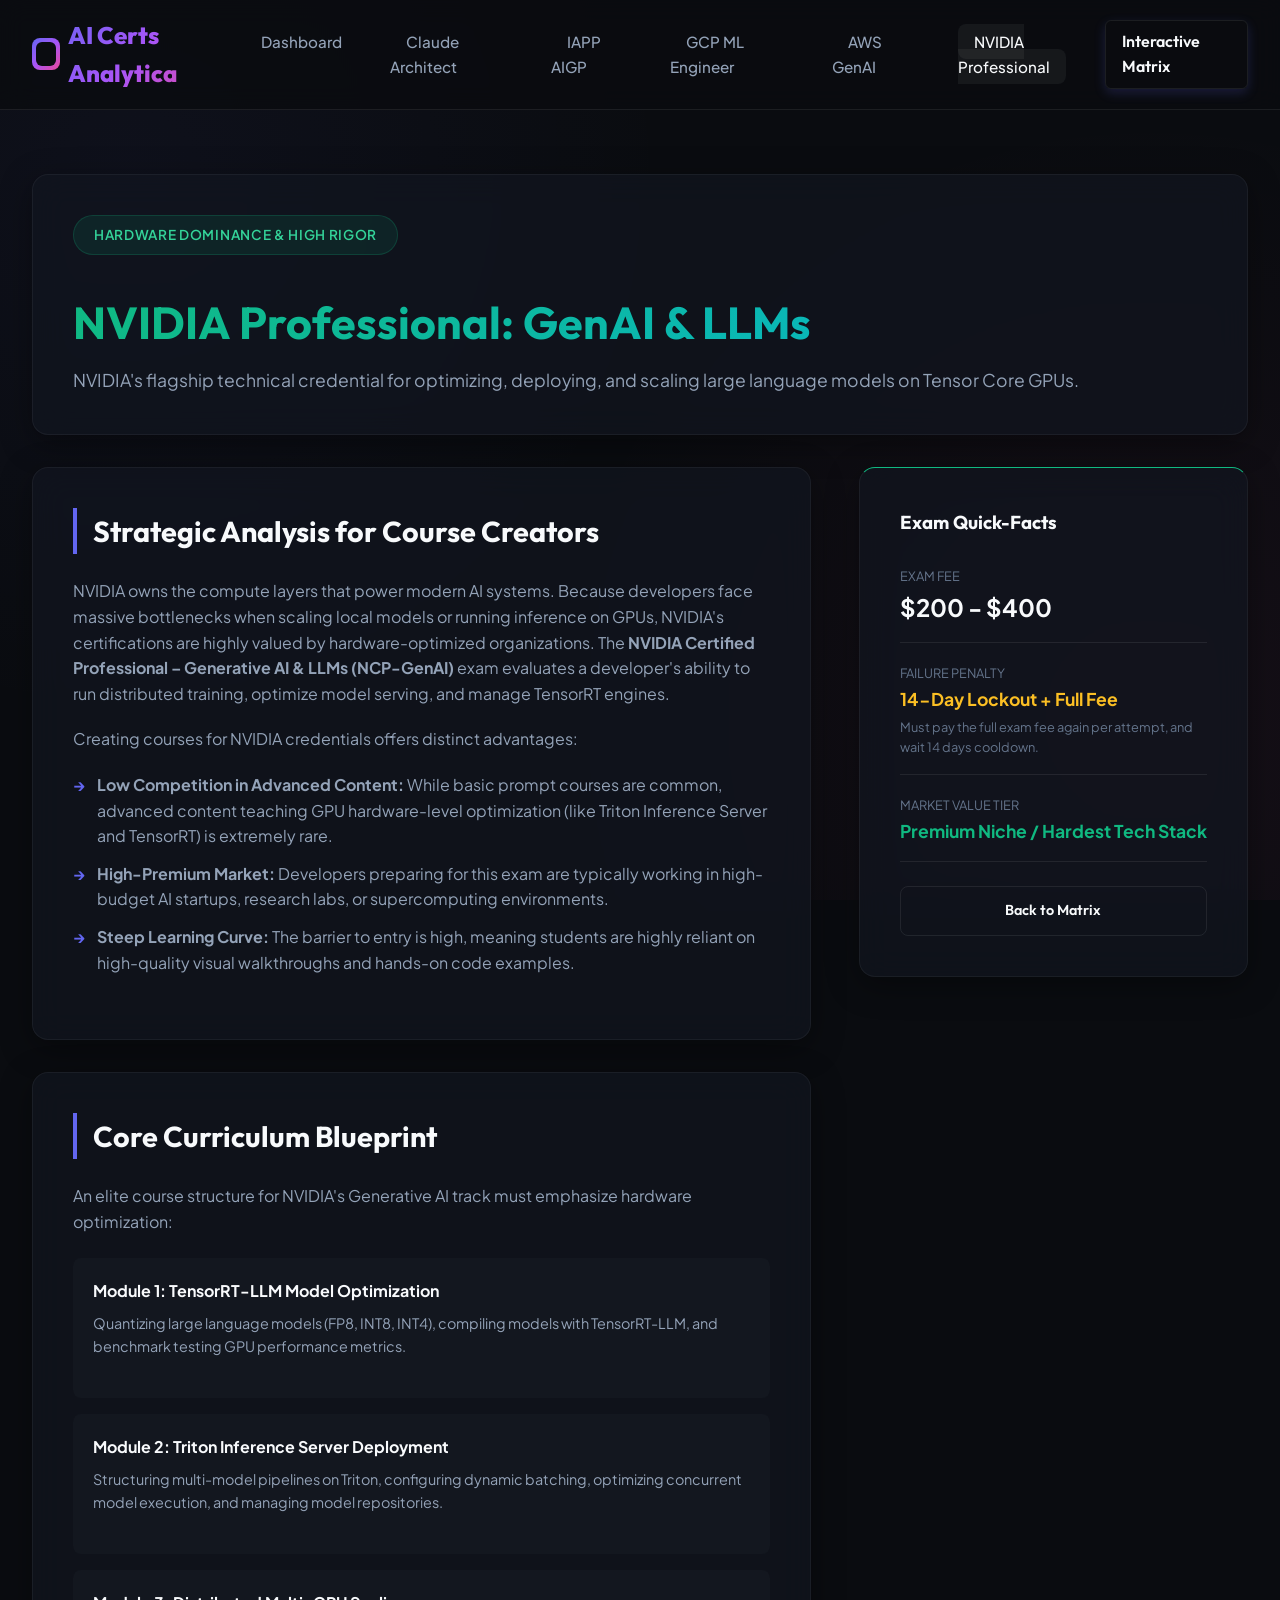
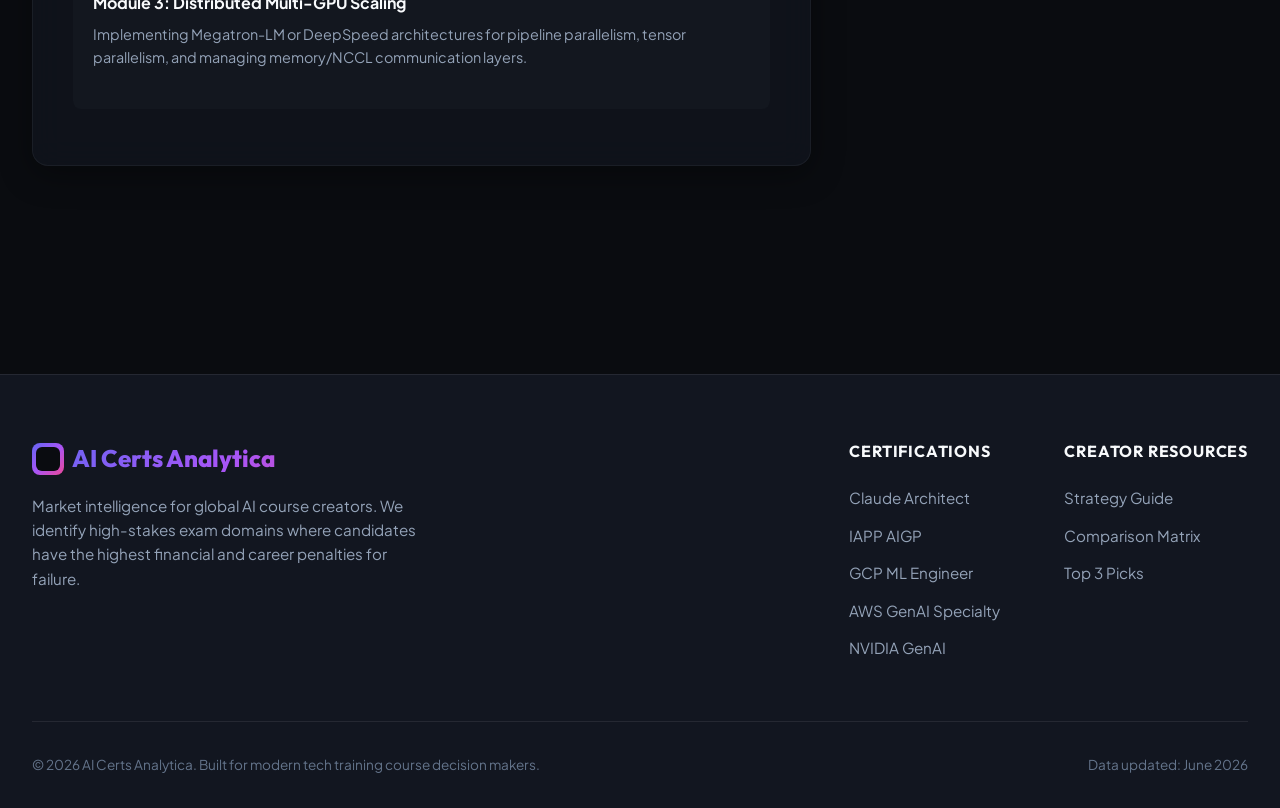
<file: nvidia-ai.html>
<!DOCTYPE html>
<html lang="en">
<head>
  <meta charset="UTF-8">
  <meta name="viewport" content="width=device-width, initial-scale=1.0">
  <title>NVIDIA Certified Professional GenAI & LLMs - Course Selection Strategy</title>
  <meta name="description" content="Strategic analysis of the NVIDIA Certified Professional - Generative AI & LLMs exam for course developers.">
  <link rel="stylesheet" href="index.css">
</head>
<body>

  <!-- Navigation -->
  <header>
    <div class="nav-container">
      <a href="index.html" class="logo">
        <span class="logo-icon"></span>
        AI Certs Analytica
      </a>
      <ul class="nav-menu">
        <li><a href="index.html">Dashboard</a></li>
        <li><a href="claude-architect.html">Claude Architect</a></li>
        <li><a href="iapp-aigp.html">IAPP AIGP</a></li>
        <li><a href="google-cloud-ml.html">GCP ML Engineer</a></li>
        <li><a href="aws-generative-ai.html">AWS GenAI</a></li>
        <li><a href="nvidia-ai.html" class="active">NVIDIA Professional</a></li>
      </ul>
      <div>
        <a href="matrix.html" class="btn btn-secondary nav-cta" style="padding: 0.5rem 1rem; border-radius: 6px;">Interactive Matrix</a>
      </div>
    </div>
  </header>

  <!-- Page content -->
  <main class="container">
    <div class="glass-card" style="margin-top: 2rem;">
      <span class="hero-tag" style="background: rgba(16, 185, 129, 0.1); border-color: rgba(16, 185, 129, 0.2); color: #34d399;">HARDWARE DOMINANCE & HIGH RIGOR</span>
      <h1 style="font-family: var(--font-display); font-size: 2.8rem; margin-top: 0.5rem; background: linear-gradient(135deg, #10b981 0%, #06b6d4 100%); -webkit-background-clip: text; -webkit-text-fill-color: transparent;">NVIDIA Professional: GenAI & LLMs</h1>
      <p style="color: var(--text-secondary); font-size: 1.1rem; margin-top: 0.5rem;">NVIDIA's flagship technical credential for optimizing, deploying, and scaling large language models on Tensor Core GPUs.</p>
    </div>

    <div class="detail-grid">
      <!-- Main Content -->
      <div class="detail-section">
        <div class="glass-card">
          <h2>Strategic Analysis for Course Creators</h2>
          <p>
            NVIDIA owns the compute layers that power modern AI systems. Because developers face massive bottlenecks when scaling local models or running inference on GPUs, NVIDIA's certifications are highly valued by hardware-optimized organizations.
            The <strong>NVIDIA Certified Professional – Generative AI & LLMs (NCP-GenAI)</strong> exam evaluates a developer's ability to run distributed training, optimize model serving, and manage TensorRT engines.
          </p>
          <p>
            Creating courses for NVIDIA credentials offers distinct advantages:
          </p>
          <ul class="bullet-list">
            <li><strong>Low Competition in Advanced Content:</strong> While basic prompt courses are common, advanced content teaching GPU hardware-level optimization (like Triton Inference Server and TensorRT) is extremely rare.</li>
            <li><strong>High-Premium Market:</strong> Developers preparing for this exam are typically working in high-budget AI startups, research labs, or supercomputing environments.</li>
            <li><strong>Steep Learning Curve:</strong> The barrier to entry is high, meaning students are highly reliant on high-quality visual walkthroughs and hands-on code examples.</li>
          </ul>
        </div>

        <div class="glass-card">
          <h2>Core Curriculum Blueprint</h2>
          <p>An elite course structure for NVIDIA's Generative AI track must emphasize hardware optimization:</p>
          <div style="margin-top: 1.5rem;">
            <div style="background: rgba(255,255,255,0.02); padding: 1.25rem; border-radius: 8px; margin-bottom: 1rem;">
              <h4 style="color: var(--text-primary); margin-bottom: 0.5rem;">Module 1: TensorRT-LLM Model Optimization</h4>
              <p style="font-size: 0.9rem; color: var(--text-secondary);">Quantizing large language models (FP8, INT8, INT4), compiling models with TensorRT-LLM, and benchmark testing GPU performance metrics.</p>
            </div>
            <div style="background: rgba(255,255,255,0.02); padding: 1.25rem; border-radius: 8px; margin-bottom: 1rem;">
              <h4 style="color: var(--text-primary); margin-bottom: 0.5rem;">Module 2: Triton Inference Server Deployment</h4>
              <p style="font-size: 0.9rem; color: var(--text-secondary);">Structuring multi-model pipelines on Triton, configuring dynamic batching, optimizing concurrent model execution, and managing model repositories.</p>
            </div>
            <div style="background: rgba(255,255,255,0.02); padding: 1.25rem; border-radius: 8px; margin-bottom: 1rem;">
              <h4 style="color: var(--text-primary); margin-bottom: 0.5rem;">Module 3: Distributed Multi-GPU Scaling</h4>
              <p style="font-size: 0.9rem; color: var(--text-secondary);">Implementing Megatron-LM or DeepSpeed architectures for pipeline parallelism, tensor parallelism, and managing memory/NCCL communication layers.</p>
            </div>
          </div>
        </div>
      </div>

      <!-- Sidebar -->
      <div>
        <div class="glass-card sidebar-card" style="border-top-color: #10b981;">
          <h3 style="font-family: var(--font-display); margin-bottom: 1.5rem;">Exam Quick-Facts</h3>
          <div style="border-bottom: 1px solid var(--border-color); padding-bottom: 1rem; margin-bottom: 1rem;">
            <span style="font-size: 0.8rem; color: var(--text-muted); text-transform: uppercase;">Exam Fee</span>
            <div style="font-size: 1.5rem; font-weight: 700; color: var(--text-primary);">$200 - $400</div>
          </div>
          <div style="border-bottom: 1px solid var(--border-color); padding-bottom: 1rem; margin-bottom: 1rem;">
            <span style="font-size: 0.8rem; color: var(--text-muted); text-transform: uppercase;">Failure Penalty</span>
            <div style="font-size: 1.1rem; font-weight: 700; color: #fbbf24;">14-Day Lockout + Full Fee</div>
            <p style="font-size: 0.8rem; color: var(--text-muted); margin-top: 0.25rem;">Must pay the full exam fee again per attempt, and wait 14 days cooldown.</p>
          </div>
          <div style="border-bottom: 1px solid var(--border-color); padding-bottom: 1rem; margin-bottom: 1.5rem;">
            <span style="font-size: 0.8rem; color: var(--text-muted); text-transform: uppercase;">Market Value Tier</span>
            <div style="font-size: 1.1rem; font-weight: 700; color: #10b981;">Premium Niche / Hardest Tech Stack</div>
          </div>
          <a href="index.html#comparison-matrix" class="btn btn-secondary" style="width: 100%; text-align: center; font-size: 0.9rem;">Back to Matrix</a>
        </div>
      </div>
    </div>
  </main>

  <!-- Footer -->
  <footer>
    <div class="footer-content">
      <div class="footer-brand">
        <a href="index.html" class="logo">
          <span class="logo-icon"></span>
          AI Certs Analytica
        </a>
        <p>Market intelligence for global AI course creators. We identify high-stakes exam domains where candidates have the highest financial and career penalties for failure.</p>
      </div>
      <div class="footer-links">
        <div class="footer-col">
          <h4>Certifications</h4>
          <ul>
            <li><a href="claude-architect.html">Claude Architect</a></li>
            <li><a href="iapp-aigp.html">IAPP AIGP</a></li>
            <li><a href="google-cloud-ml.html">GCP ML Engineer</a></li>
            <li><a href="aws-generative-ai.html">AWS GenAI Specialty</a></li>
            <li><a href="nvidia-ai.html">NVIDIA GenAI</a></li>
          </ul>
        </div>
        <div class="footer-col">
          <h4>Creator Resources</h4>
          <ul>
            <li><a href="about.html">Strategy Guide</a></li>
            <li><a href="index.html#comparison-matrix">Comparison Matrix</a></li>
            <li><a href="index.html#top-picks">Top 3 Picks</a></li>
          </ul>
        </div>
      </div>
    </div>
    <div class="footer-bottom">
      <p>&copy; 2026 AI Certs Analytica. Built for modern tech training course decision makers.</p>
      <p>Data updated: June 2026</p>
    </div>
  </footer>

</body>
</html>
</file>
<file: index.css>
@import url('https://fonts.googleapis.com/css2?family=Outfit:wght@300;400;500;600;700;800&family=Plus+Jakarta+Sans:wght@300;400;500;600;700;800&display=swap');

:root {
  --bg-primary: #0a0c10;
  --bg-secondary: #121620;
  --bg-tertiary: #1a1f2e;
  --accent-color: #6366f1; /* Indigo */
  --accent-glow: rgba(99, 102, 241, 0.15);
  --accent-gradient: linear-gradient(135deg, #6366f1 0%, #a855f7 50%, #ec4899 100%);
  --accent-gradient-hover: linear-gradient(135deg, #4f46e5 0%, #9333ea 50%, #db2777 100%);
  --text-primary: #f8fafc;
  --text-secondary: #94a3b8;
  --text-muted: #64748b;
  --border-color: rgba(255, 255, 255, 0.08);
  --glass-bg: rgba(18, 22, 32, 0.7);
  --glass-border: rgba(255, 255, 255, 0.05);
  --glass-shadow: 0 8px 32px 0 rgba(0, 0, 0, 0.37);
  --success: #10b981;
  --warning: #f59e0b;
  --danger: #ef4444;
  --transition: all 0.3s cubic-bezier(0.4, 0, 0.2, 1);
  --font-display: 'Outfit', sans-serif;
  --font-body: 'Plus Jakarta Sans', sans-serif;
}

* {
  box-sizing: border-box;
  margin: 0;
  padding: 0;
}

body {
  background-color: var(--bg-primary);
  color: var(--text-primary);
  font-family: var(--font-body);
  line-height: 1.6;
  overflow-x: hidden;
  background-image: 
    radial-gradient(circle at 10% 20%, rgba(99, 102, 241, 0.05) 0%, transparent 40%),
    radial-gradient(circle at 90% 80%, rgba(236, 72, 153, 0.05) 0%, transparent 45%);
  background-attachment: fixed;
}

/* Scrollbar styling */
::-webkit-scrollbar {
  width: 8px;
}
::-webkit-scrollbar-track {
  background: var(--bg-primary);
}
::-webkit-scrollbar-thumb {
  background: var(--bg-tertiary);
  border-radius: 4px;
}
::-webkit-scrollbar-thumb:hover {
  background: var(--accent-color);
}

/* Header & Navigation */
header {
  position: sticky;
  top: 0;
  z-index: 100;
  background: rgba(10, 12, 16, 0.8);
  backdrop-filter: blur(12px);
  -webkit-backdrop-filter: blur(12px);
  border-bottom: 1px solid var(--border-color);
}

.nav-container {
  max-width: 1400px;
  margin: 0 auto;
  padding: 1rem 2rem;
  display: flex;
  justify-content: space-between;
  align-items: center;
}

.logo {
  font-family: var(--font-display);
  font-size: 1.5rem;
  font-weight: 800;
  text-decoration: none;
  background: var(--accent-gradient);
  -webkit-background-clip: text;
  -webkit-text-fill-color: transparent;
  display: flex;
  align-items: center;
  gap: 0.5rem;
}

.logo-icon {
  width: 32px;
  height: 32px;
  background: var(--accent-gradient);
  border-radius: 8px;
  display: inline-block;
  position: relative;
}

.logo-icon::before {
  content: '';
  position: absolute;
  top: 4px;
  left: 4px;
  right: 4px;
  bottom: 4px;
  background: var(--bg-primary);
  border-radius: 6px;
}

.nav-menu {
  display: flex;
  gap: 2rem;
  list-style: none;
}

.nav-menu a {
  color: var(--text-secondary);
  text-decoration: none;
  font-weight: 500;
  font-size: 0.95rem;
  transition: var(--transition);
  padding: 0.5rem 1rem;
  border-radius: 8px;
}

.nav-menu a:hover, .nav-menu a.active {
  color: var(--text-primary);
  background: rgba(255, 255, 255, 0.05);
}

.nav-cta {
  background: var(--accent-gradient);
  color: var(--text-primary) !important;
  font-weight: 600 !important;
  box-shadow: 0 4px 12px rgba(99, 102, 241, 0.2);
}

.nav-cta:hover {
  transform: translateY(-2px);
  box-shadow: 0 6px 18px rgba(99, 102, 241, 0.35);
}

/* Layout and Container */
.container {
  max-width: 1400px;
  margin: 0 auto;
  padding: 2rem;
}

/* Hero Section */
.hero {
  text-align: center;
  padding: 4rem 1rem 6rem;
  position: relative;
}

.hero-tag {
  display: inline-block;
  padding: 0.5rem 1.25rem;
  background: rgba(99, 102, 241, 0.1);
  border: 1px solid rgba(99, 102, 241, 0.2);
  border-radius: 99px;
  font-size: 0.85rem;
  font-weight: 600;
  color: #818cf8;
  margin-bottom: 1.5rem;
  text-transform: uppercase;
  letter-spacing: 0.05em;
}

.hero h1 {
  font-family: var(--font-display);
  font-size: 3.5rem;
  font-weight: 800;
  line-height: 1.2;
  margin-bottom: 1.5rem;
  background: var(--accent-gradient);
  -webkit-background-clip: text;
  -webkit-text-fill-color: transparent;
}

.hero p {
  font-size: 1.25rem;
  color: var(--text-secondary);
  max-width: 800px;
  margin: 0 auto 2.5rem;
}

.hero-actions {
  display: flex;
  justify-content: center;
  gap: 1rem;
}

.btn {
  display: inline-block;
  padding: 0.8rem 1.8rem;
  border-radius: 8px;
  font-weight: 600;
  text-decoration: none;
  cursor: pointer;
  transition: var(--transition);
  font-family: var(--font-display);
}

.btn-primary {
  background: var(--accent-gradient);
  color: var(--text-primary);
  border: none;
  box-shadow: 0 4px 14px rgba(99, 102, 241, 0.3);
}

.btn-primary:hover {
  transform: translateY(-2px);
  box-shadow: 0 6px 20px rgba(99, 102, 241, 0.45);
}

.btn-secondary {
  background: transparent;
  color: var(--text-primary);
  border: 1px solid var(--border-color);
}

.btn-secondary:hover {
  background: rgba(255, 255, 255, 0.05);
  border-color: var(--text-secondary);
}

/* Card layout & Glassmorphism */
.glass-card {
  background: var(--glass-bg);
  backdrop-filter: blur(16px);
  -webkit-backdrop-filter: blur(16px);
  border: 1px solid var(--glass-border);
  border-radius: 16px;
  box-shadow: var(--glass-shadow);
  padding: 2.5rem;
  margin-bottom: 2rem;
  position: relative;
  overflow: hidden;
}

.glass-card::before {
  content: '';
  position: absolute;
  top: 0;
  left: 0;
  width: 100%;
  height: 4px;
  background: var(--accent-gradient);
  opacity: 0;
  transition: var(--transition);
}

.glass-card:hover::before {
  opacity: 1;
}

/* Grid System */
.grid-3 {
  display: grid;
  grid-template-columns: repeat(auto-fit, minmax(350px, 1fr));
  gap: 2rem;
  margin-bottom: 3rem;
}

/* Picks section styling */
.pick-badge {
  position: absolute;
  top: 1.5rem;
  right: 1.5rem;
  background: var(--accent-gradient);
  color: var(--text-primary);
  padding: 0.25rem 0.75rem;
  border-radius: 99px;
  font-size: 0.75rem;
  font-weight: 700;
  text-transform: uppercase;
}

.pick-card h3 {
  font-family: var(--font-display);
  font-size: 1.5rem;
  margin-bottom: 1rem;
  display: flex;
  align-items: center;
  gap: 0.75rem;
}

.pick-card h3 i {
  color: #818cf8;
}

.pick-card p {
  color: var(--text-secondary);
  font-size: 0.95rem;
  margin-bottom: 1.5rem;
}

.pick-stats {
  display: grid;
  grid-template-columns: 1fr 1fr;
  gap: 1rem;
  border-top: 1px solid var(--border-color);
  padding-top: 1.25rem;
  margin-bottom: 1.5rem;
}

.pick-stat-item {
  display: flex;
  flex-direction: column;
}

.pick-stat-label {
  font-size: 0.75rem;
  color: var(--text-muted);
  text-transform: uppercase;
}

.pick-stat-val {
  font-size: 1.1rem;
  font-weight: 700;
  color: var(--text-primary);
  font-family: var(--font-display);
}

/* Comparison Matrix Table */
.matrix-wrapper {
  overflow-x: auto;
  border-radius: 12px;
  border: 1px solid var(--border-color);
  background: var(--bg-secondary);
}

.matrix-table {
  width: 100%;
  border-collapse: collapse;
  text-align: left;
  font-size: 0.95rem;
}

.matrix-table th {
  background: var(--bg-tertiary);
  padding: 1.25rem 1.5rem;
  font-family: var(--font-display);
  font-weight: 600;
  color: var(--text-primary);
  border-bottom: 2px solid var(--border-color);
  text-transform: uppercase;
  font-size: 0.8rem;
  letter-spacing: 0.05em;
}

.matrix-table td {
  padding: 1.25rem 1.5rem;
  border-bottom: 1px solid var(--border-color);
  color: var(--text-secondary);
  vertical-align: middle;
}

.matrix-table tbody tr {
  transition: var(--transition);
}

.matrix-table tbody tr:hover {
  background: rgba(255, 255, 255, 0.02);
}

.cert-name {
  font-family: var(--font-display);
  font-weight: 600;
  color: var(--text-primary);
  font-size: 1.1rem;
}

.cert-provider {
  font-size: 0.8rem;
  color: var(--text-muted);
  display: block;
}

.badge-risk {
  display: inline-block;
  padding: 0.25rem 0.6rem;
  border-radius: 4px;
  font-size: 0.75rem;
  font-weight: 700;
  text-transform: uppercase;
}

.badge-risk.high {
  background: rgba(239, 68, 68, 0.1);
  color: #f87171;
  border: 1px solid rgba(239, 68, 68, 0.2);
}

.badge-risk.medium {
  background: rgba(245, 158, 11, 0.1);
  color: #fbbf24;
  border: 1px solid rgba(245, 158, 11, 0.2);
}

.badge-risk.low {
  background: rgba(16, 185, 129, 0.1);
  color: #34d399;
  border: 1px solid rgba(16, 185, 129, 0.2);
}

/* Detail page styles */
.detail-grid {
  display: grid;
  grid-template-columns: 2fr 1fr;
  gap: 3rem;
  margin-top: 2rem;
}

.sidebar-card {
  position: sticky;
  top: 100px;
}

.detail-section {
  margin-bottom: 3rem;
}

.detail-section h2 {
  font-family: var(--font-display);
  font-size: 1.8rem;
  margin-bottom: 1.5rem;
  border-left: 4px solid var(--accent-color);
  padding-left: 1rem;
}

.detail-section p {
  color: var(--text-secondary);
  margin-bottom: 1.25rem;
}

.bullet-list {
  list-style: none;
  margin-bottom: 1.5rem;
}

.bullet-list li {
  position: relative;
  padding-left: 1.5rem;
  margin-bottom: 0.75rem;
  color: var(--text-secondary);
}

.bullet-list li::before {
  content: '→';
  position: absolute;
  left: 0;
  color: var(--accent-color);
  font-weight: bold;
}

/* Footer */
footer {
  border-top: 1px solid var(--border-color);
  background: var(--bg-secondary);
  padding: 4rem 2rem 2rem;
  margin-top: 6rem;
}

.footer-content {
  max-width: 1400px;
  margin: 0 auto;
  display: flex;
  justify-content: space-between;
  flex-wrap: wrap;
  gap: 3rem;
  margin-bottom: 3rem;
}

.footer-brand {
  max-width: 400px;
}

.footer-brand p {
  color: var(--text-secondary);
  margin-top: 1rem;
  font-size: 0.95rem;
}

.footer-links {
  display: flex;
  gap: 4rem;
}

.footer-col h4 {
  font-family: var(--font-display);
  font-size: 1rem;
  margin-bottom: 1.25rem;
  text-transform: uppercase;
  letter-spacing: 0.05em;
}

.footer-col ul {
  list-style: none;
}

.footer-col ul li {
  margin-bottom: 0.75rem;
}

.footer-col ul a {
  color: var(--text-secondary);
  text-decoration: none;
  font-size: 0.95rem;
  transition: var(--transition);
}

.footer-col ul a:hover {
  color: var(--text-primary);
  padding-left: 4px;
}

.footer-bottom {
  max-width: 1400px;
  margin: 0 auto;
  border-top: 1px solid var(--border-color);
  padding-top: 2rem;
  display: flex;
  justify-content: space-between;
  align-items: center;
  color: var(--text-muted);
  font-size: 0.85rem;
}

/* Responsive adjustments */
@media (max-width: 1024px) {
  .detail-grid {
    grid-template-columns: 1fr;
  }
  .sidebar-card {
    position: static;
  }
}

@media (max-width: 768px) {
  .nav-container {
    flex-direction: column;
    gap: 1rem;
  }
  .nav-menu {
    flex-wrap: wrap;
    justify-content: center;
    gap: 1rem;
  }
  .hero h1 {
    font-size: 2.5rem;
  }
  .footer-content {
    flex-direction: column;
  }
  .footer-links {
    flex-direction: column;
    gap: 2rem;
  }
}
</file>
